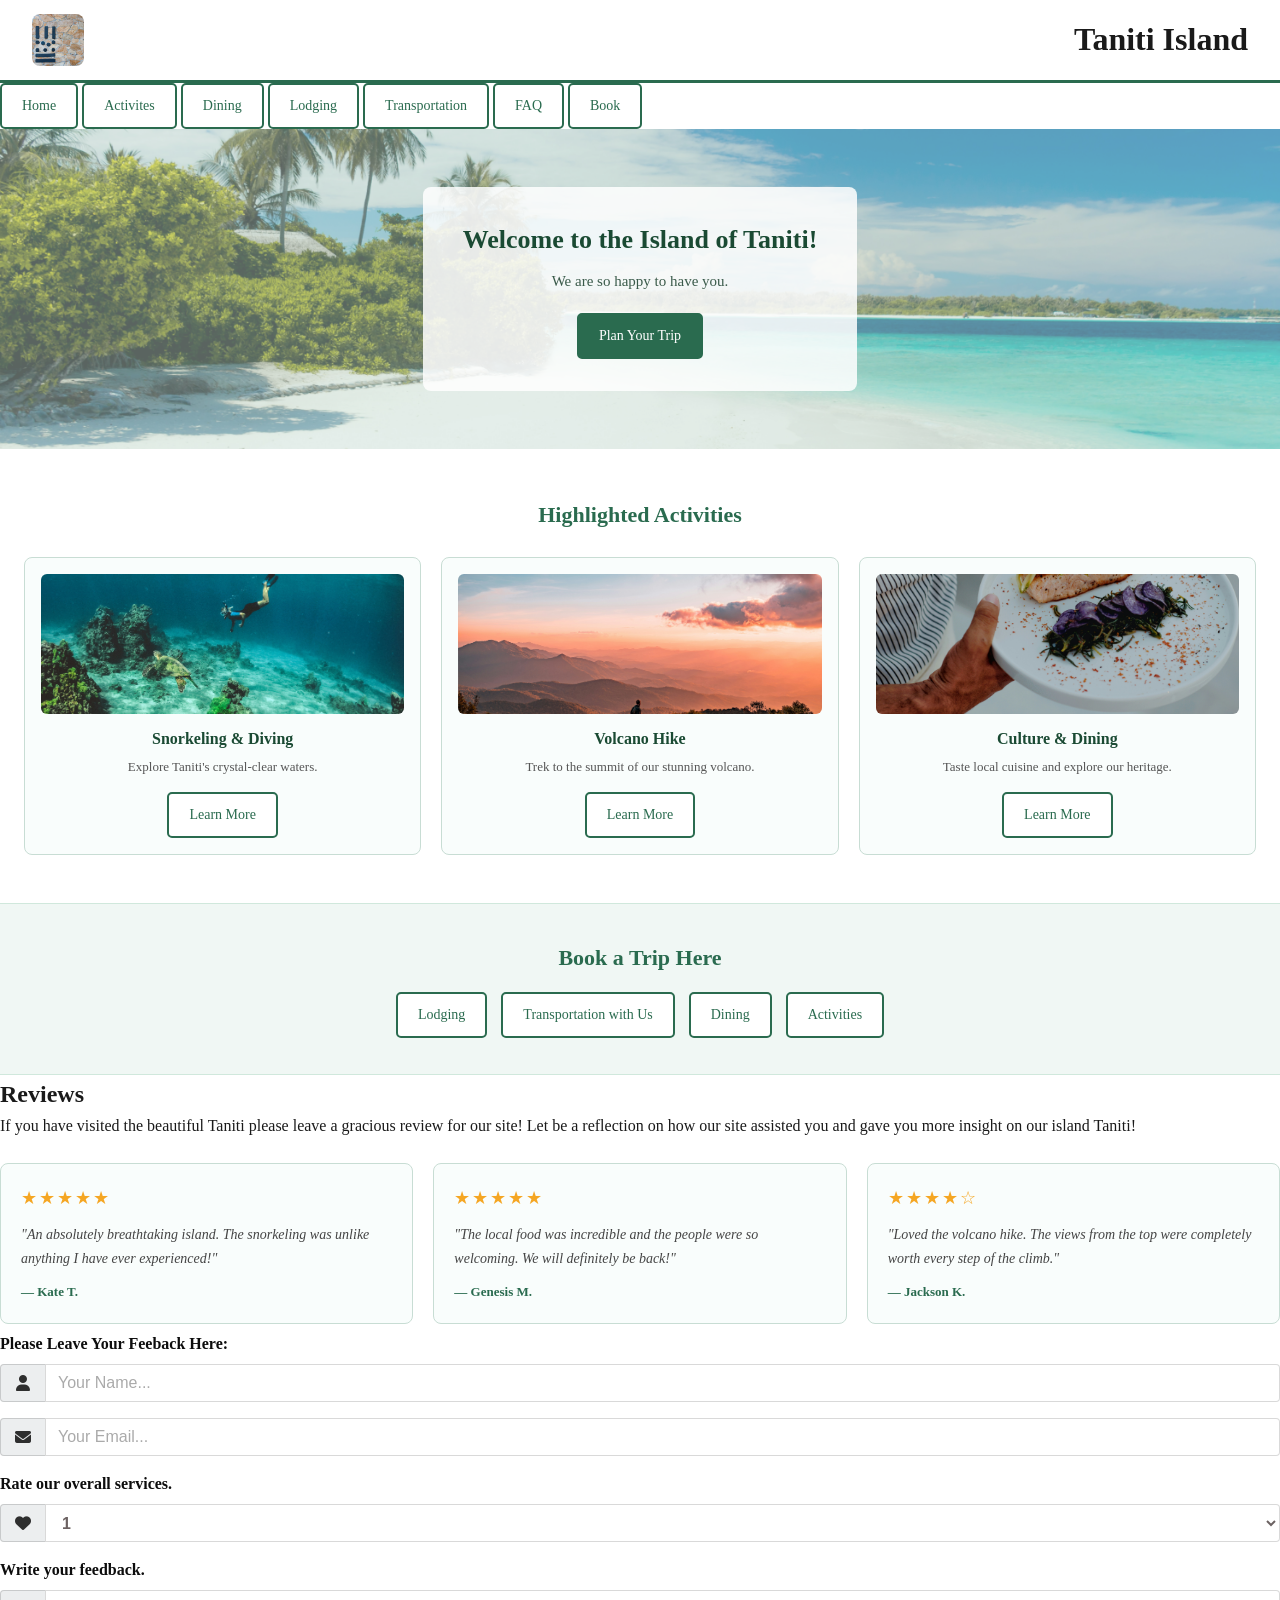
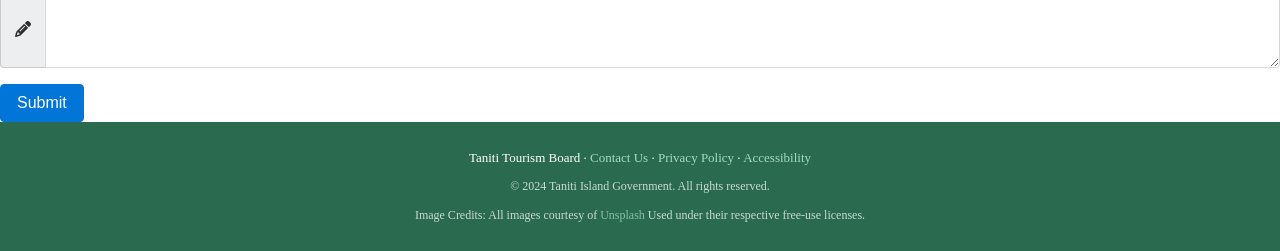
<file: index.html>
<!DOCTYPE html>
<html lang="en">
    <head>
        <meta charset="UTF-8">
        <meta name="viewport" content="width=device-width, initial-scale=1.0">
        <title>Home</title>
        <link rel="stylesheet" href="style.css">
        <link rel="stylesheet" href="https://cdnjs.cloudflare.com/ajax/libs/font-awesome/6.5.0/css/all.min.css"/>
    </head>
    <body>
        <header>
            <img src="tanitilogo.jpg" class="taniti-logo" alt="Taniti Island Logo">
            <h1>Taniti Island</h1>
        </header>
        <section>
            <nav>
                <a href="index.html" class="button">Home</a>
                <a href="Activities.html" class="button">Activites</a>
                <a href="Dining.html" class="button">Dining</a>
                <a href="Lodging.html" class="button">Lodging</a>
                <a href="Transportation.html" class="button">Transportation</a>
                <a href="FAQ.html" class="button">FAQ</a>
                <a href="Book.html" class="button">Book</a>
            </nav>
        </section>

        <main>
            <section class="hero">
                <div class="hero-overlay">
                    <h2 class="hero-heading">Welcome to the Island of Taniti!</h2>
                    <p class="hero-sub">We are so happy to have you.</p>
                    <a href="Book.html" class="button book-btn">Plan Your Trip</a>
                </div>
                <img src="tanitihero.jpg" class="hero-photo" alt="Photo of Island of Taniti" />
            </section>

            <section class="highlight-section">
                <h2 class="section-title">Highlighted Activities</h2>
                <div class="highlight-grid">
                    <div class="highlight-card">
                        <img src="snorkling.jpg" alt="Snorkeling" class="card-img" />
                        <h3>Snorkeling &amp; Diving</h3>
                        <p>Explore Taniti's crystal-clear waters.</p>
                        <a href="activities.html" class="button">Learn More</a>
                    </div>
                <div class="highlight-card">
                    <img src="volcano hike.jpg" alt="Volcano Hike" class="card-img" />
                    <h3>Volcano Hike</h3>
                    <p>Trek to the summit of our stunning volcano.</p>
                    <a href="activities.html" class="button">Learn More</a>
                </div>
                <div class="highlight-card">
                    <img src="dining.jpg" alt="Local Culture" class="card-img" />
                    <h3>Culture &amp; Dining</h3>
                    <p>Taste local cuisine and explore our heritage.</p>
                    <a href="activities.html" class="button">Learn More</a>
                </div>
                </div>
            </section>

            <section class="book-section">
                <h2 class="section-title">Book a Trip Here</h2>
                    <div class="book-links">
                        <a href="lodging.html" class="button">Lodging</a>
                        <a href="transportation.html" class="button">Transportation with Us</a>
                        <a href="dining.html" class="button">Dining</a>
                        <a href="activities.html" class="button">Activities</a>
                    </div>
            </section>

            <div class="reviews">
                <h2>Reviews</h2>
                <p>If you have visited the beautiful Taniti please leave a gracious review for our site! Let be a reflection on how our site assisted you and gave you more insight on our island Taniti!</p>
                <div class="reviews-grid">
                    <div class="review-card">
                        <div class="review-stars">&#9733;&#9733;&#9733;&#9733;&#9733;</div>
                        <p class="review-text">"An absolutely breathtaking island. The snorkeling was unlike anything I have ever experienced!"</p>
                        <p class="reviewer-name">— Kate T.</p>
                    </div>
                    <div class="review-card">
                        <div class="review-stars">&#9733;&#9733;&#9733;&#9733;&#9733;</div>
                        <p class="review-text">"The local food was incredible and the people were so welcoming. We will definitely be back!"</p>
                        <p class="reviewer-name">— Genesis M.</p>
                    </div>
                    <div class="review-card">
                        <div class="review-stars">&#9733;&#9733;&#9733;&#9733;&#9734;</div>
                        <p class="review-text">"Loved the volcano hike. The views from the top were completely worth every step of the climb."</p>
                        <p class="reviewer-name">— Jackson K.</p>
                    </div>
                </div>
            </div>
            
            <div>
                <form id="feedback" action="">
                    <div class="pinfo">Please Leave Your Feeback Here:</div>
  
                <div class="form-group">
                    <div class="col-md-4 inputGroupContainer">
                        <div class="input-group">
                        <span class="input-group-addon"><i class="fa fa-user"></i></span>
                        <input  name="name" placeholder="Your Name..." class="form-control"  type="text">
                        </div>
                    </div>
                </div>

                <div class="form-group">
                    <div class="col-md-4 inputGroupContainer">
                        <div class="input-group">
                            <span class="input-group-addon"><i class="fa fa-envelope"></i></span>
                            <input name="email" type="email" class="form-control" placeholder="Your Email...">
                        </div>
                    </div>
                </div>

                <div class="pinfo">Rate our overall services.</div>
  

                <div class="form-group">
                    <div class="col-md-4 inputGroupContainer">
                        <div class="input-group">
                            <span class="input-group-addon"><i class="fa fa-heart"></i></span>
                            <select class="form-control" id="rate">
                                <option value="1star">1</option>
                                <option value="2stars">2</option>
                                <option value="3stars">3</option>
                                <option value="4stars">4</option>
                                <option value="5stars">5</option>
                            </select>
                        </div>
                    </div>
                </div>

                <div class="pinfo">Write your feedback.</div>
  

                <div class="form-group">
                    <div class="col-md-4 inputGroupContainer">
                        <div class="input-group">
                            <span class="input-group-addon"><i class="fa fa-pencil"></i></span>
                            <textarea class="form-control" id="review" rows="3"></textarea>
 
                        </div>
                    </div>
                </div>

                 <button type="submit" class="btn btn-primary">Submit</button>


                </form>
                <div id="feedback-confirm" style="display:none; text-align:center; padding: 40px 20px;">
                    <i class="fa-solid fa-circle-check" style="font-size: 48px; color: #2a6b4f; margin-bottom: 16px;"></i>
                    <h2 style="color: #2a6b4f; margin-bottom: 10px;">Thank You for Your Feedback!</h2>
                    <p style="color: #555; font-size: 15px;">We appreciate you taking the time to share your experience on Taniti. Your review helps future visitors plan their perfect trip!</p>
                </div>
            </div>
        </div>

        <footer class="site-footer">
            <p>
                Taniti Tourism Board &middot;
            <a href="contact.html">Contact Us</a> &middot;
            <a href="privacy.html">Privacy Policy</a> &middot;
            <a href="accessibility.html">Accessibility</a>
            </p>
            <p class="footer-copy">&copy; 2024 Taniti Island Government. All rights reserved.</p>
            <p class="footer-copy" style="margin-top: 8px;">
        Image Credits: All images courtesy of 
        <a href="https://www.unsplash.com" target="_blank">Unsplash</a>  
        Used under their respective free-use licenses.
    </p>
        </footer>

        <script>
            function filterSection(category, btn) {
                document.querySelectorAll('.filter-btn').forEach(b => b.classList.remove('active'));
                btn.classList.add('active');
 
                document.querySelectorAll('.highlight-section').forEach(section => {
                    if (category === 'all' || section.id === category) {
                        section.style.display = 'block';
                    } else {
                        section.style.display = 'none';
                    }
                });
            }
        </script>
        <script>
            document.getElementById('feedback').addEventListener('submit', function(e) {
                e.preventDefault();
                this.style.display = 'none';
                document.getElementById('feedback-confirm').style.display = 'block';
            });
        </script>
    </body>
</html>
</file>
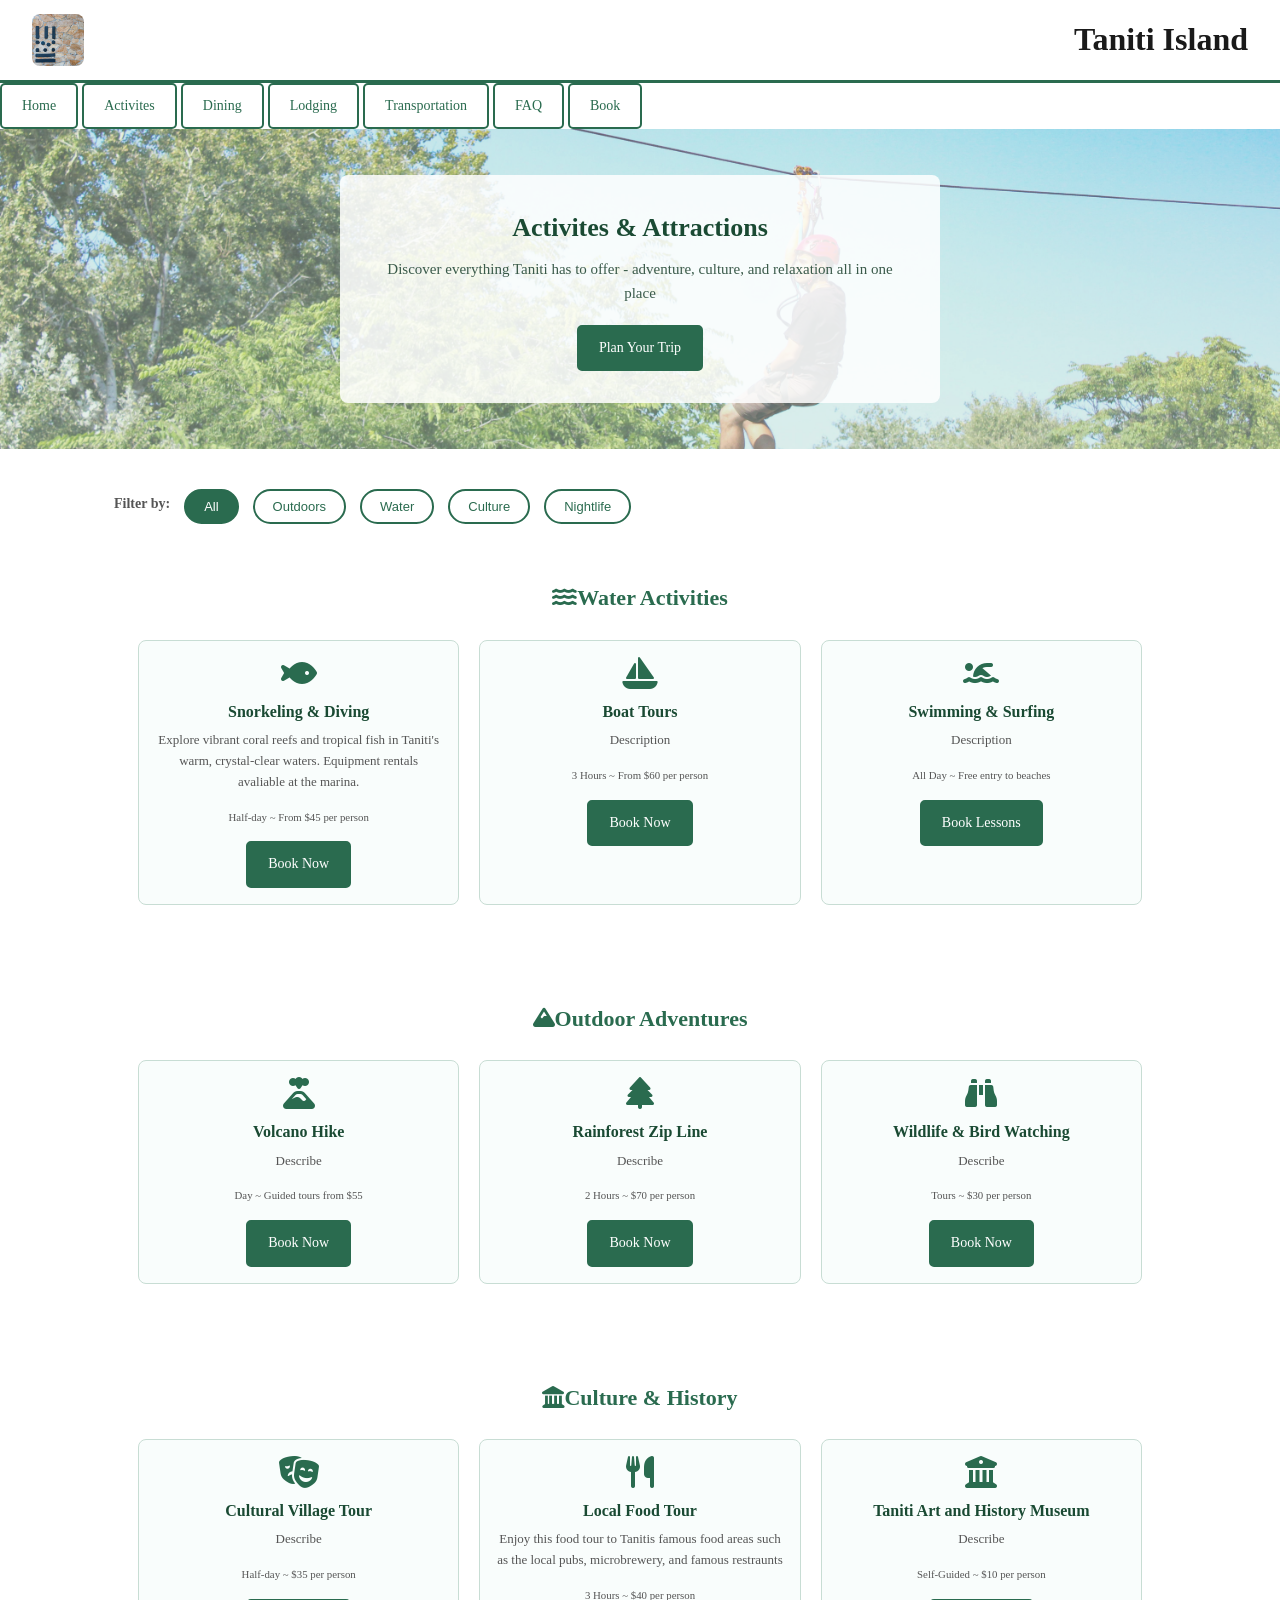
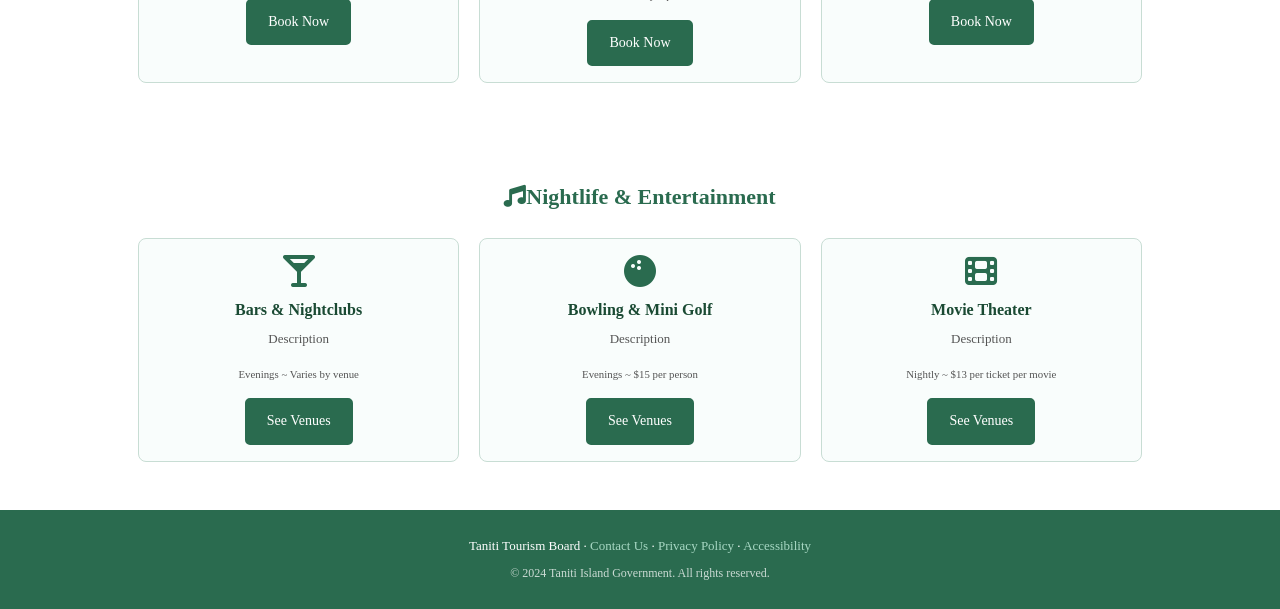
<file: Activities.html>
<!DOCTYPE html>
<html lang="en">
    <head>
        <meta charset="UTF-8">
        <meta name="viewport" content="width=device-width, initial-scale=1.0">
        <title>Home</title>
        <link rel="stylesheet" href="style.css">
        <link rel="stylesheet" href="https://cdnjs.cloudflare.com/ajax/libs/font-awesome/6.5.0/css/all.min.css"/>
    </head>
    <body>
        <header>
            <img src="tanitilogo.jpg" class="taniti-logo" alt="Taniti Island Logo">
            <h1>Taniti Island</h1>
        </header>
        <section>
            <nav>
                <a href="index.html" class="button">Home</a>
                <a href="Activities.html" class="button">Activites</a>
                <a href="Dining.html" class="button">Dining</a>               
                <a href="Lodging.html" class="button">Lodging</a>
                <a href="Transportation.html" class="button">Transportation</a>
                <a href="FAQ.html" class="button">FAQ</a>
                <a href="Book.html" class="button">Book</a>
            </nav>
        </section>

        <!--<section class="page-hero">
            <h2 class="page-hero-title">Activities &amp; Attractions</h2>
            <img src="tanitihero.jpg" class="hero-photo" alt="Photo of Island of Taniti" />
            <p class="page-hero-sub">Discover everything Taniti has to offer - adventure, culture, and relaxation all in one place.</p>
        </section>-->
        <section class="hero">
                <div class="hero-overlay">
                    <h2 class="hero-heading">Activites &amp; Attractions</h2>
                    <p class="hero-sub">Discover everything Taniti has to offer - adventure, culture, and relaxation all in one place</p>
                    <a href="Book.html" class="button book-btn">Plan Your Trip</a>
                </div>
                <img src="zip line.jpg" class="hero-photo" alt="Photo of Zipline on Island of Taniti" />
        </section>

        <main class="container">

            <div class="book-links" style="padding: 24px 0 8px; justify-content: flex-start;">
                <span style="font-size: 14px; color: #555; font-weight: bold; line-height: 2.2;">Filter by:</span>
                <button class="filter-btn active" onclick="filterSection('all', this)">All</button>
                <button class="filter-btn" onclick="filterSection('outdoors', this)">Outdoors</button>
                <button class="filter-btn" onclick="filterSection('water', this)">Water</button>
                <button class="filter-btn" onclick="filterSection('culture', this)">Culture</button>
                <button class="filter-btn" onclick="filterSection('nightlife', this)">Nightlife</button>
            </div>

            <section class="highlight-section" id="water">
                <h2 class="section-title">
                    <i class="fa fa-water"></i>Water Activities
                </h2>
                <div class="highlight-grid">
                    <div class="highlight-card" data-category="water">
                        <i class="fa-solid fa-fish fa-2x" style="color: #2a6b4f; margin-bottom: 10px;"></i>
                        <h3>Snorkeling &amp; Diving</h3>
                        <p>Explore vibrant coral reefs and tropical fish in Taniti's warm, crystal-clear waters. Equipment rentals avaliable at the marina.</p>
                        <p><small>Half-day  ~  From $45 per person</small></p>
                        <a href="book.html" class="button book-btn">Book Now</a>
                    </div>

                    <div class="highlight-card" data-category="water">
                        <i class="fa-solid fa-sailboat fa-2x" style="color: #2a6b4f; margin-bottom: 10px;"></i>
                        <h3>Boat Tours</h3>
                        <p>Description</p>
                        <p><small>3 Hours  ~  From $60 per person</small></p>
                        <a href="book.html" class="button book-btn">Book Now</a>
                    </div>

                    <div class="highlight-card" data-category="water">
                        <i class="fa-solid fa-person-swimming fa-2x" style="color: #2a6b4f; margin-bottom: 10px;"></i>
                        <h3>Swimming &amp; Surfing</h3>
                        <p>Description</p>
                        <p><small>All Day  ~  Free entry to beaches</small></p>
                        <a href="book.html" class="button book-btn">Book Lessons</a>
                    </div>

                </div>
            </section>

            <section class="highlight-section" id="outdoors">
                <h2 class="section-title">
                    <i class="fa-solid fa-mountain"></i>Outdoor Adventures
                </h2>
                <div class="highlight-grid">

                    <div class="highlight-card" data-category="outdoors">
                        <i class="fa-solid fa-volcano fa-2x" style="color: #2a6b4f; margin-bottom: 10px;"></i>
                        <h3>Volcano Hike</h3>
                        <p>Describe</p>
                        <p><small> Day  ~  Guided tours from $55</small></p>
                        <a href="book.html" class="button book-btn">Book Now</a>
                    </div>

                    <div class="highlight-card" data-category="outdoors">
                        <i class="fa-solid fa-tree fa-2x" style="color: #2a6b4f; margin-bottom: 10px;"></i>
                        <h3>Rainforest Zip Line</h3>
                        <p>Describe</p>
                        <p><small>2 Hours  ~  $70 per person</small></p>
                        <a href="book.html" class="button book-btn">Book Now</a>
                    </div>

                    <div class="highlight-card" data-category="outdoors">
                        <i class="fa-solid fa-binoculars fa-2x" style="color: #2a6b4f; margin-bottom: 10px;"></i>
                        <h3>Wildlife &amp; Bird Watching</h3>
                        <p>Describe</p>
                        <p><small>Tours  ~  $30 per person</small></p>
                        <a href="book.html" class="button book-btn">Book Now</a>
                    </div>

                </div>
            </section>

            <section class="highlight-section" id="culture">
                <h2 class="section-title">
                    <i class="fa-solid fa-landmark"></i>Culture &amp; History
                </h2>
                <div class="highlight-grid">

                    <div class="highlight-card" data-category="culture">
                        <i class="fa-solid fa-masks-theater fa-2x" style="color: #2a6b4f; margin-bottom: 10px;"></i>
                        <h3>Cultural Village Tour</h3>
                        <p>Describe</p>
                        <p><small>Half-day  ~  $35 per person</small></p>
                        <a href="book.html" class="button book-btn">Book Now</a>
                    </div>

                    <div class="highlight-card" data-category="culture">
                        <i class="fa-solid fa-utensils fa-2x" style="color: #2a6b4f; margin-bottom: 10px;"></i>
                        <h3>Local Food Tour</h3>
                        <p>Enjoy this food tour to Tanitis famous food areas such as the local pubs, microbrewery, and famous restraunts</p>
                        <p><small>3 Hours  ~  $40 per person</small></p>
                        <a href="book.html" class="button book-btn">Book Now</a>
                    </div>

                    <div class="highlight-card" data-category="culture">
                        <i class="fa-solid fa-building-columns fa-2x" style="color: #2a6b4f; margin-bottom: 10px;"></i>
                        <h3>Taniti Art and History Museum</h3>
                        <p>Describe</p>
                        <p><small>Self-Guided ~  $10 per person</small></p>
                        <a href="book.html" class="button book-btn">Book Now</a>
                    </div>
                </div>
            </section>

            <section class="highlight-section" id="nightlife">
                <h2 class="section-title">
                    <i class="fa-solid fa-music"></i>Nightlife &amp; Entertainment
                </h2>
                <div class="highlight-grid">

                    <div class="highlight-card" data-category="nightlife">
                        <i class="fa-solid fa-martini-glass fa-2x" style="color: #2a6b4f; margin-bottom: 10px;"></i>
                        <h3>Bars &amp; Nightclubs</h3>
                        <p>Description</p>
                        <p><small>Evenings  ~  Varies by venue</small></p>
                        <a href="" class="button book-btn">See Venues</a>
                    </div>


                    <div class="highlight-card" data-category="nightlife">
                        <i class="fa-solid fa-bowling-ball fa-2x" style="color: #2a6b4f; margin-bottom: 10px;"></i>
                        <h3>Bowling &amp; Mini Golf</h3>
                        <p>Description</p>
                        <p><small>Evenings  ~  $15 per person</small></p>
                        <a href="book.html" class="button book-btn">See Venues</a>
                    </div>


                    <div class="highlight-card" data-category="nightlife">
                        <i class="fa-solid fa-film fa-2x" style="color: #2a6b4f; margin-bottom: 10px;"></i>
                        <h3>Movie Theater</h3>
                        <p>Description</p>
                        <p><small>Nightly  ~  $13 per ticket per movie</small></p>
                        <a href="book.html" class="button book-btn">See Venues</a>
                    </div>

                </div>    
            </section>

        </main>


        <footer class="site-footer">
            <p>
                Taniti Tourism Board &middot;
            <a href="contact.html">Contact Us</a> &middot;
            <a href="privacy.html">Privacy Policy</a> &middot;
            <a href="accessibility.html">Accessibility</a>
            </p>
            <p class="footer-copy">&copy; 2024 Taniti Island Government. All rights reserved.</p>
        </footer>

        <script>
            function filterSection(category, btn) {
                document.querySelectorAll('.filter-btn').forEach(b => b.classList.remove('active'));
                btn.classList.add('active');
 
                document.querySelectorAll('.highlight-section').forEach(section => {
                    if (category === 'all' || section.id === category) {
                        section.style.display = 'block';
                    } else {
                        section.style.display = 'none';
                    }
                });
            }
        </script>
    </body>
</html>
</file>
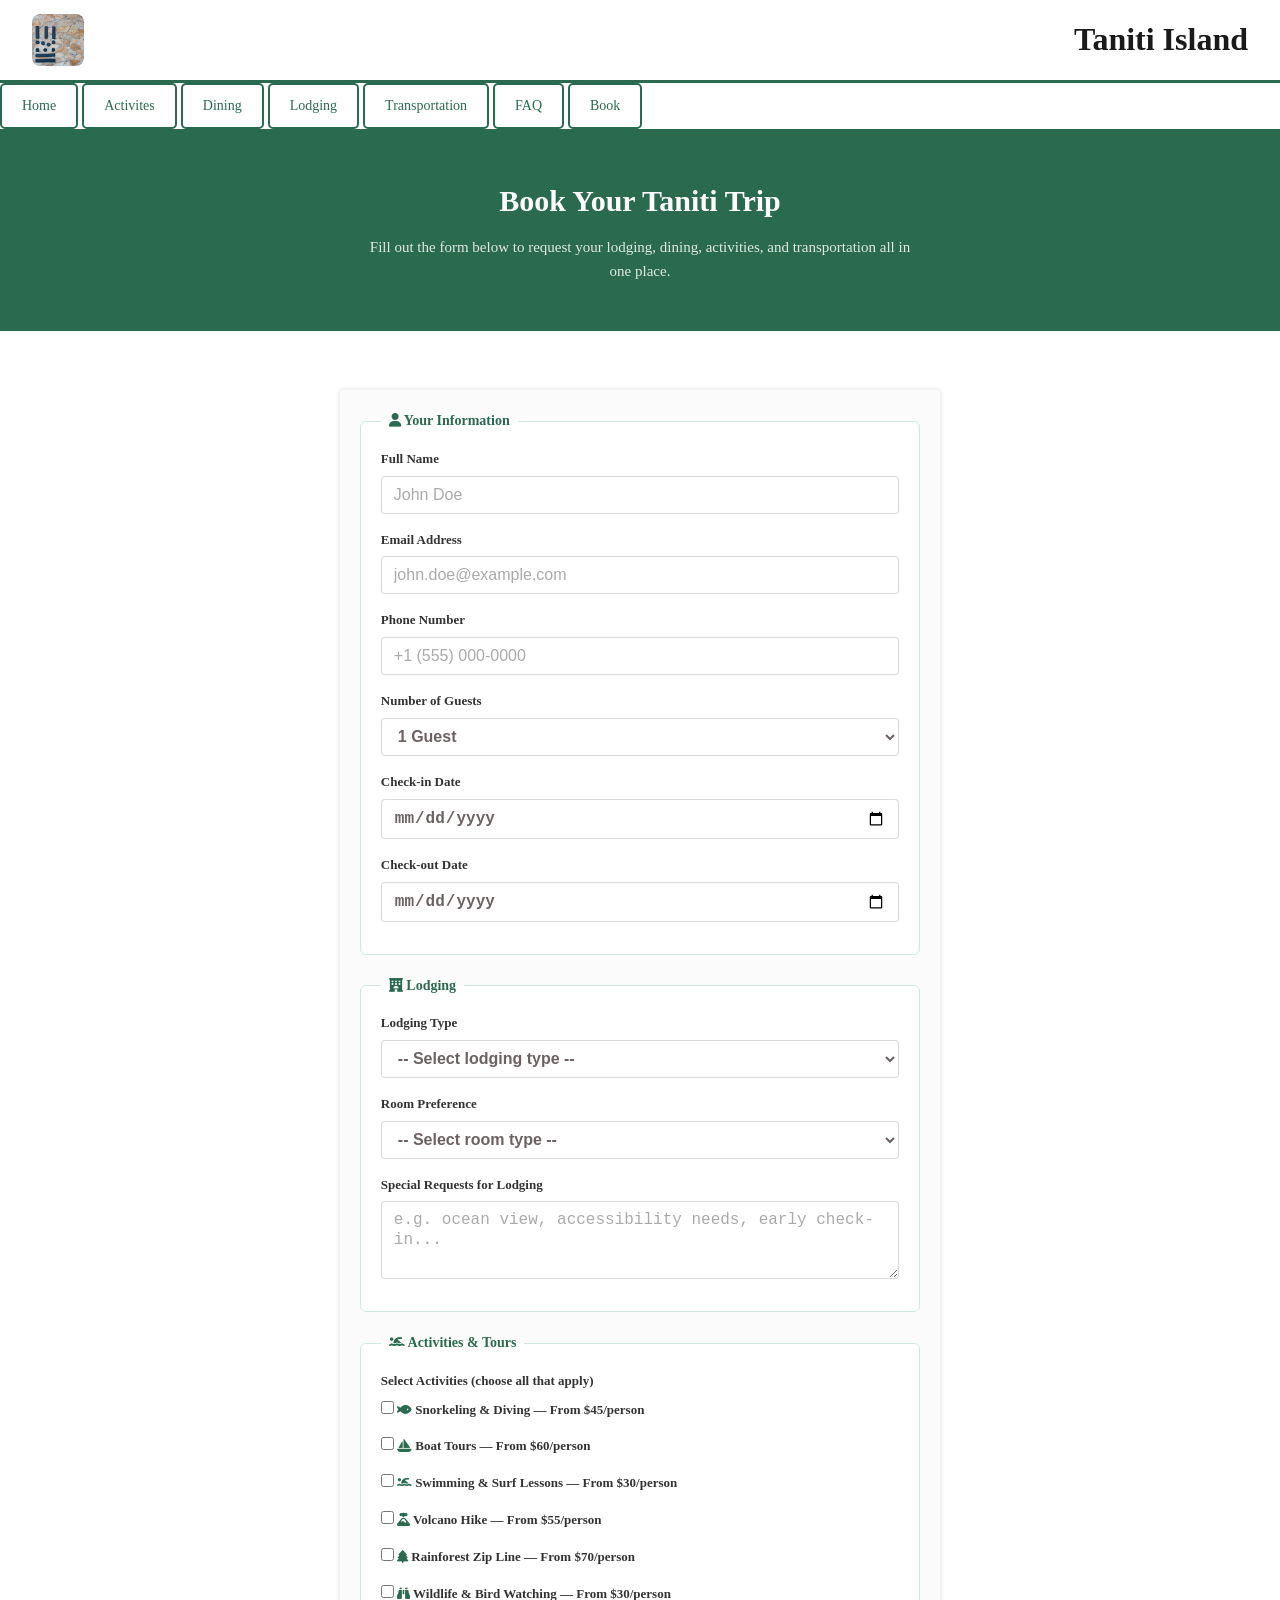
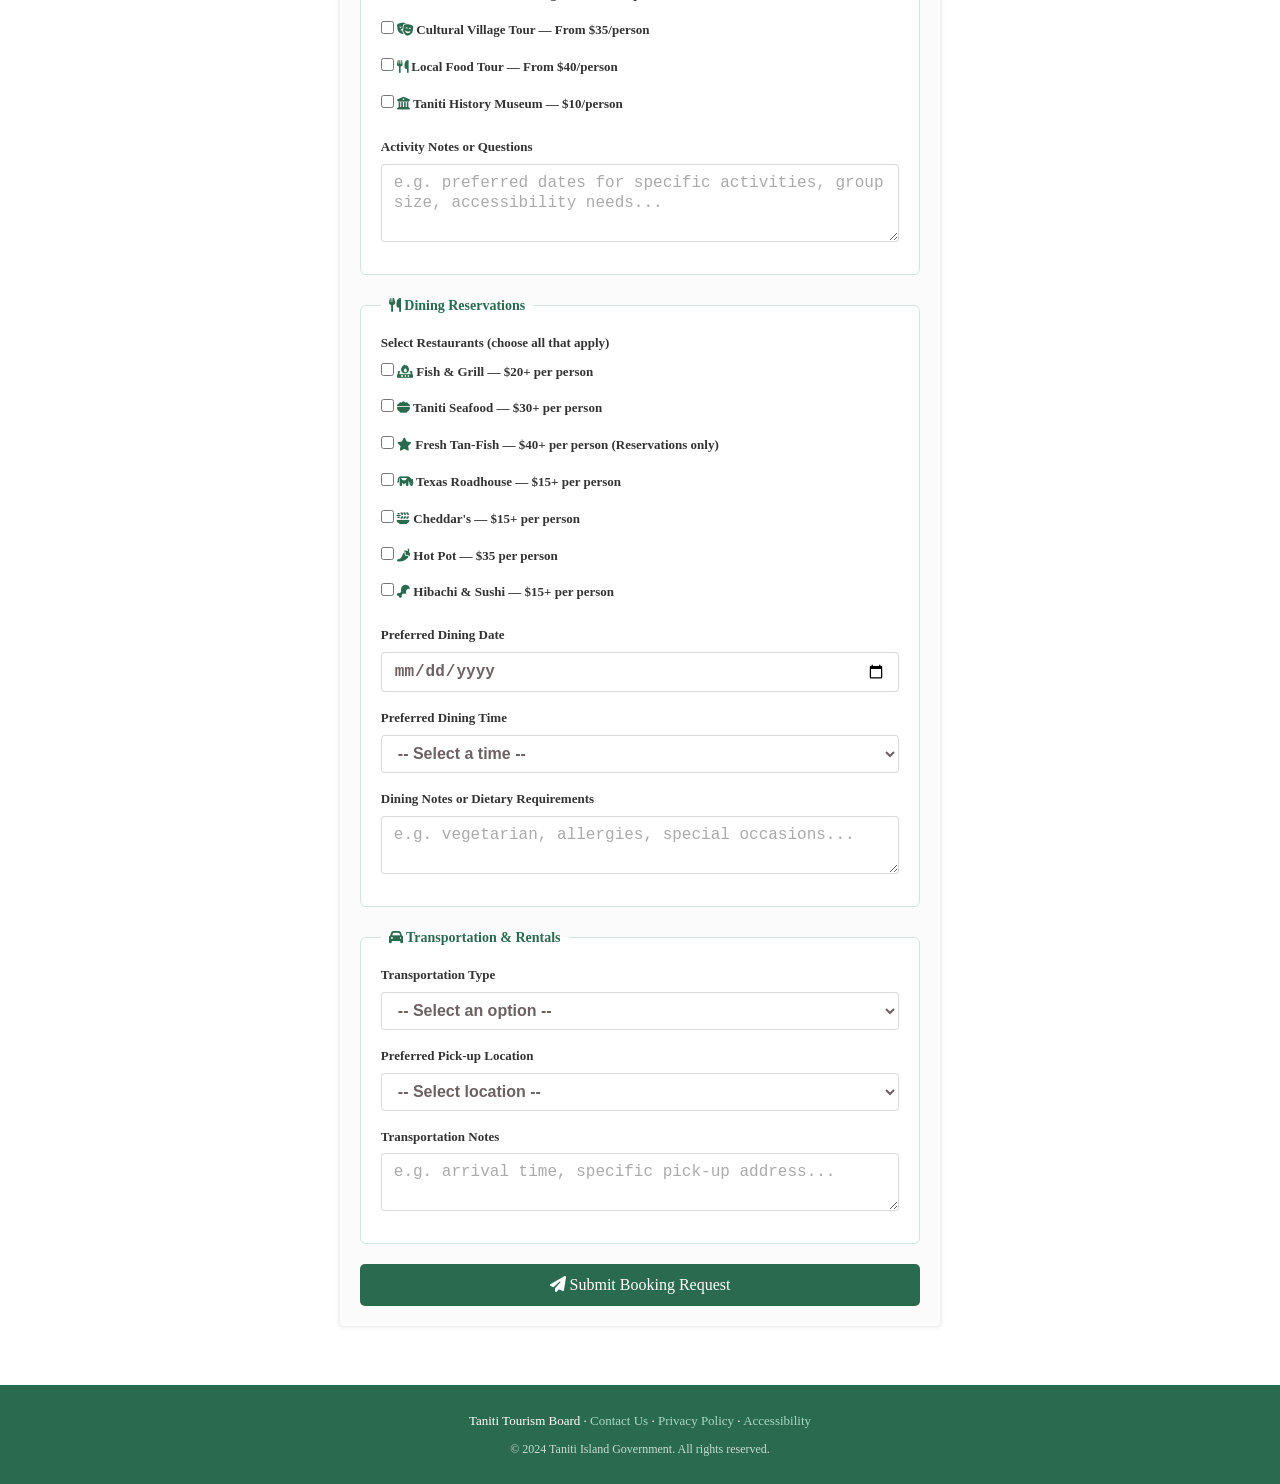
<file: Book.html>
<!DOCTYPE html>
<html lang="en">
    <head>
        <meta charset="UTF-8">
        <meta name="viewport" content="width=device-width, initial-scale=1.0">
        <title>Home</title>
        <link rel="stylesheet" href="style.css">
        <link rel="stylesheet" href="https://cdnjs.cloudflare.com/ajax/libs/font-awesome/6.5.0/css/all.min.css"/>
    </head>
    <body>
        <header>
            <img src="tanitilogo.jpg" class="taniti-logo" alt="Taniti Island Logo">
            <h1>Taniti Island</h1>
        </header>
        <section>
            <nav>
                <a href="Home.html" class="button">Home</a>
                <a href="Activities.html" class="button">Activites</a>
                <a href="Dining.html" class="button">Dining</a>
                <a href="Lodging.html" class="button">Lodging</a>
                <a href="Transportation.html" class="button">Transportation</a>
                <a href="FAQ.html" class="button">FAQ</a>
                <a href="Book.html" class="button">Book</a>
            </nav>
        </section>

 
        <section class="page-hero">
            <h2 class="page-hero-title">Book Your Taniti Trip</h2>
            <p class="page-hero-sub">Fill out the form below to request your lodging, dining, activities, and transportation all in one place.</p>
        </section>
 
        <main class="container">
            <section class="highlight-section">
 
                <form id="booking-form" class="feedback-form" action="" method="post" novalidate>
 
                    <!-- PERSONAL INFO -->
                    <fieldset class="form-fieldset">
                        <legend class="form-legend">
                            <i class="fa fa-user" style="color: #2a6b4f;"></i> Your Information
                        </legend>
 
                        <div class="form-group">
                            <label for="full-name">Full Name</label>
                            <input id="full-name" name="full-name" type="text" class="form-control" placeholder="John Doe" required />
                        </div>
 
                        <div class="form-group">
                            <label for="email">Email Address</label>
                            <input id="email" name="email" type="email" class="form-control" placeholder="john.doe@example.com" required />
                        </div>
 
                        <div class="form-group">
                            <label for="phone">Phone Number</label>
                            <input id="phone" name="phone" type="tel" class="form-control" placeholder="+1 (555) 000-0000" />
                        </div>
 
                        <div class="form-group">
                            <label for="guests">Number of Guests</label>
                            <select id="guests" name="guests" class="form-control">
                                <option value="1">1 Guest</option>
                                <option value="2">2 Guests</option>
                                <option value="3">3 Guests</option>
                                <option value="4">4 Guests</option>
                                <option value="5+">5 or more Guests</option>
                            </select>
                        </div>
 
                        <div class="form-group">
                            <label for="checkin">Check-in Date</label>
                            <input id="checkin" name="checkin" type="date" class="form-control" required />
                        </div>
 
                        <div class="form-group">
                            <label for="checkout">Check-out Date</label>
                            <input id="checkout" name="checkout" type="date" class="form-control" required />
                        </div>
 
                    </fieldset>
 
                    <!-- LODGING -->
                    <fieldset class="form-fieldset">
                        <legend class="form-legend">
                            <i class="fa fa-hotel" style="color: #2a6b4f;"></i> Lodging
                        </legend>
 
                        <div class="form-group">
                            <label for="lodging-type">Lodging Type</label>
                            <select id="lodging-type" name="lodging-type" class="form-control">
                                <option value="">-- Select lodging type --</option>
                                <option value="beach-resort">Taniti Beach Resort</option>
                                <option value="city-hotel">Taniti City Hotel</option>
                                <option value="lagoon-resort">Lagoon View Resort</option>
                                <option value="bnb-morning">Island Morning B&amp;B</option>
                                <option value="bnb-rainforest">Rainforest Retreat B&amp;B</option>
                                <option value="bnb-sunrise">Sunrise Cove B&amp;B</option>
                                <option value="hostel">Taniti Backpackers Hostel</option>
                                <option value="camping">Island Camping Grounds</option>
                                <option value="guesthouse">Local Guesthouse</option>
                            </select>
                        </div>
 
                        <div class="form-group">
                            <label for="room-type">Room Preference</label>
                            <select id="room-type" name="room-type" class="form-control">
                                <option value="">-- Select room type --</option>
                                <option value="single">Single</option>
                                <option value="double">Double</option>
                                <option value="family">Family Suite</option>
                                <option value="dorm">Dorm Bed</option>
                            </select>
                        </div>
 
                        <div class="form-group">
                            <label for="lodging-notes">Special Requests for Lodging</label>
                            <textarea id="lodging-notes" name="lodging-notes" class="form-control" rows="3" placeholder="e.g. ocean view, accessibility needs, early check-in..."></textarea>
                        </div>
 
                    </fieldset>
 
                    <!-- ACTIVITIES -->
                    <fieldset class="form-fieldset">
                        <legend class="form-legend">
                            <i class="fa fa-person-swimming" style="color: #2a6b4f;"></i> Activities &amp; Tours
                        </legend>
 
                        <div class="form-group">
                            <label>Select Activities (choose all that apply)</label>
 
                            <div style="display: flex; flex-direction: column; gap: 10px; margin-top: 8px;">
 
                                <label class="activity-check">
                                    <input type="checkbox" name="activity" value="snorkeling" />
                                    <i class="fa fa-fish" style="color: #2a6b4f;"></i>
                                    Snorkeling &amp; Diving — From $45/person
                                </label>
 
                                <label class="activity-check">
                                    <input type="checkbox" name="activity" value="boat-tour" />
                                    <i class="fa fa-sailboat" style="color: #2a6b4f;"></i>
                                    Boat Tours — From $60/person
                                </label>
 
                                <label class="activity-check">
                                    <input type="checkbox" name="activity" value="surfing" />
                                    <i class="fa fa-person-swimming" style="color: #2a6b4f;"></i>
                                    Swimming &amp; Surf Lessons — From $30/person
                                </label>
 
                                <label class="activity-check">
                                    <input type="checkbox" name="activity" value="volcano" />
                                    <i class="fa fa-volcano" style="color: #2a6b4f;"></i>
                                    Volcano Hike — From $55/person
                                </label>
 
                                <label class="activity-check">
                                    <input type="checkbox" name="activity" value="zipline" />
                                    <i class="fa fa-tree" style="color: #2a6b4f;"></i>
                                    Rainforest Zip Line — From $70/person
                                </label>
 
                                <label class="activity-check">
                                    <input type="checkbox" name="activity" value="wildlife" />
                                    <i class="fa fa-binoculars" style="color: #2a6b4f;"></i>
                                    Wildlife &amp; Bird Watching — From $30/person
                                </label>
 
                                <label class="activity-check">
                                    <input type="checkbox" name="activity" value="village-tour" />
                                    <i class="fa fa-masks-theater" style="color: #2a6b4f;"></i>
                                    Cultural Village Tour — From $35/person
                                </label>
 
                                <label class="activity-check">
                                    <input type="checkbox" name="activity" value="food-tour" />
                                    <i class="fa fa-utensils" style="color: #2a6b4f;"></i>
                                    Local Food Tour — From $40/person
                                </label>
 
                                <label class="activity-check">
                                    <input type="checkbox" name="activity" value="museum" />
                                    <i class="fa fa-building-columns" style="color: #2a6b4f;"></i>
                                    Taniti History Museum — $10/person
                                </label>
 
                            </div>
                        </div>
 
                        <div class="form-group" style="margin-top: 16px;">
                            <label for="activity-notes">Activity Notes or Questions</label>
                            <textarea id="activity-notes" name="activity-notes" class="form-control" rows="3" placeholder="e.g. preferred dates for specific activities, group size, accessibility needs..."></textarea>
                        </div>
 
                    </fieldset>
 
                    <!-- DINING -->
                    <fieldset class="form-fieldset">
                        <legend class="form-legend">
                            <i class="fa fa-utensils" style="color: #2a6b4f;"></i> Dining Reservations
                        </legend>
 
                        <div class="form-group">
                            <label>Select Restaurants (choose all that apply)</label>
 
                            <div style="display: flex; flex-direction: column; gap: 10px; margin-top: 8px;">
 
                                <label class="activity-check">
                                    <input type="checkbox" name="dining" value="fish-grill" />
                                    <i class="fa fa-fire-burner" style="color: #2a6b4f;"></i>
                                    Fish &amp; Grill — $20+ per person
                                </label>
 
                                <label class="activity-check">
                                    <input type="checkbox" name="dining" value="taniti-seafood" />
                                    <i class="fa fa-bowl-food" style="color: #2a6b4f;"></i>
                                    Taniti Seafood — $30+ per person
                                </label>
 
                                <label class="activity-check">
                                    <input type="checkbox" name="dining" value="fresh-tan-fish" />
                                    <i class="fa fa-star" style="color: #2a6b4f;"></i>
                                    Fresh Tan-Fish — $40+ per person (Reservations only)
                                </label>
 
                                <label class="activity-check">
                                    <input type="checkbox" name="dining" value="texas-roadhouse" />
                                    <i class="fa fa-cow" style="color: #2a6b4f;"></i>
                                    Texas Roadhouse — $15+ per person
                                </label>
 
                                <label class="activity-check">
                                    <input type="checkbox" name="dining" value="cheddars" />
                                    <i class="fa fa-plate-wheat" style="color: #2a6b4f;"></i>
                                    Cheddar's — $15+ per person
                                </label>
 
                                <label class="activity-check">
                                    <input type="checkbox" name="dining" value="hot-pot" />
                                    <i class="fa fa-pepper-hot" style="color: #2a6b4f;"></i>
                                    Hot Pot — $35 per person
                                </label>
 
                                <label class="activity-check">
                                    <input type="checkbox" name="dining" value="hibachi-sushi" />
                                    <i class="fa fa-drumstick-bite" style="color: #2a6b4f;"></i>
                                    Hibachi &amp; Sushi — $15+ per person
                                </label>
 
                            </div>
                        </div>
 
                        <div class="form-group" style="margin-top: 16px;">
                            <label for="dining-date">Preferred Dining Date</label>
                            <input id="dining-date" name="dining-date" type="date" class="form-control" />
                        </div>
 
                        <div class="form-group">
                            <label for="dining-time">Preferred Dining Time</label>
                            <select id="dining-time" name="dining-time" class="form-control">
                                <option value="">-- Select a time --</option>
                                <option value="lunch">Lunch (11am – 2pm)</option>
                                <option value="early-dinner">Early Dinner (5pm – 7pm)</option>
                                <option value="dinner">Dinner (7pm – 9pm)</option>
                            </select>
                        </div>
 
                        <div class="form-group">
                            <label for="dining-notes">Dining Notes or Dietary Requirements</label>
                            <textarea id="dining-notes" name="dining-notes" class="form-control" rows="2" placeholder="e.g. vegetarian, allergies, special occasions..."></textarea>
                        </div>
 
                    </fieldset>
 
                    <!-- TRANSPORTATION -->
                    <fieldset class="form-fieldset">
                        <legend class="form-legend">
                            <i class="fa fa-car" style="color: #2a6b4f;"></i> Transportation &amp; Rentals
                        </legend>
 
                        <div class="form-group">
                            <label for="transport-type">Transportation Type</label>
                            <select id="transport-type" name="transport-type" class="form-control">
                                <option value="">-- Select an option --</option>
                                <option value="car">Car Rental — From $45/day</option>
                                <option value="scooter">Scooter Rental — From $25/day</option>
                                <option value="bicycle">Bicycle Rental — From $15/day</option>
                                <option value="taxi">Taxi Service</option>
                                <option value="none">No transportation needed</option>
                            </select>
                        </div>
 
                        <div class="form-group">
                            <label for="pickup">Preferred Pick-up Location</label>
                            <select id="pickup" name="pickup" class="form-control">
                                <option value="">-- Select location --</option>
                                <option value="airport">Taniti Airport</option>
                                <option value="harbor">Taniti Harbor</option>
                                <option value="city">Taniti City Center</option>
                                <option value="hotel">My Lodging Address</option>
                            </select>
                        </div>
 
                        <div class="form-group">
                            <label for="transport-notes">Transportation Notes</label>
                            <textarea id="transport-notes" name="transport-notes" class="form-control" rows="2" placeholder="e.g. arrival time, specific pick-up address..."></textarea>
                        </div>
 
                    </fieldset>
 
                    <!-- SUBMIT -->
                    <button type="submit" class="button book-btn submit-btn">
                        <i class="fa fa-paper-plane"></i> Submit Booking Request
                    </button>
 
                </form>

                <div id="booking-confirm" style="display:none; text-align:center; padding: 40px 20px;">
                    <i class="fa-solid fa-circle-check" style="font-size: 48px; color: #2a6b4f; margin-bottom: 16px;"></i>
                    <h2 style="color: #2a6b4f; margin-bottom: 10px;">Booking Request Received!</h2>
                    <p style="color: #555; font-size: 15px;">Thank you for choosing Taniti! We have received your booking request and will be in touch within 24 hours to confirm your arrangements.</p>
                    <p style="color: #555; font-size: 14px; margin-top: 10px;">In the meantime feel free to explore our <a href="Activities.html" style="color: #2a6b4f;">Activities</a> and <a href="FAQ.html" style="color: #2a6b4f;">FAQ</a> pages.</p>
                </div>
 
            </section>
        </main>

        <footer class="site-footer">
            <p>
                Taniti Tourism Board &middot;
            <a href="contact.html">Contact Us</a> &middot;
            <a href="privacy.html">Privacy Policy</a> &middot;
            <a href="accessibility.html">Accessibility</a>
            </p>
            <p class="footer-copy">&copy; 2024 Taniti Island Government. All rights reserved.</p>
        </footer>

        <script>
            function filterSection(category, btn) {
                document.querySelectorAll('.filter-btn').forEach(b => b.classList.remove('active'));
                btn.classList.add('active');
 
                document.querySelectorAll('.highlight-section').forEach(section => {
                    if (category === 'all' || section.id === category) {
                        section.style.display = 'block';
                    } else {
                        section.style.display = 'none';
                    }
                });
            }
        </script>

        <script>
            document.getElementById('booking-form').addEventListener('submit', function(e) {
                e.preventDefault();
                this.style.display = 'none';
                document.getElementById('booking-confirm').style.display = 'block';
            });
        </script>
    </body>
</html>
</file>
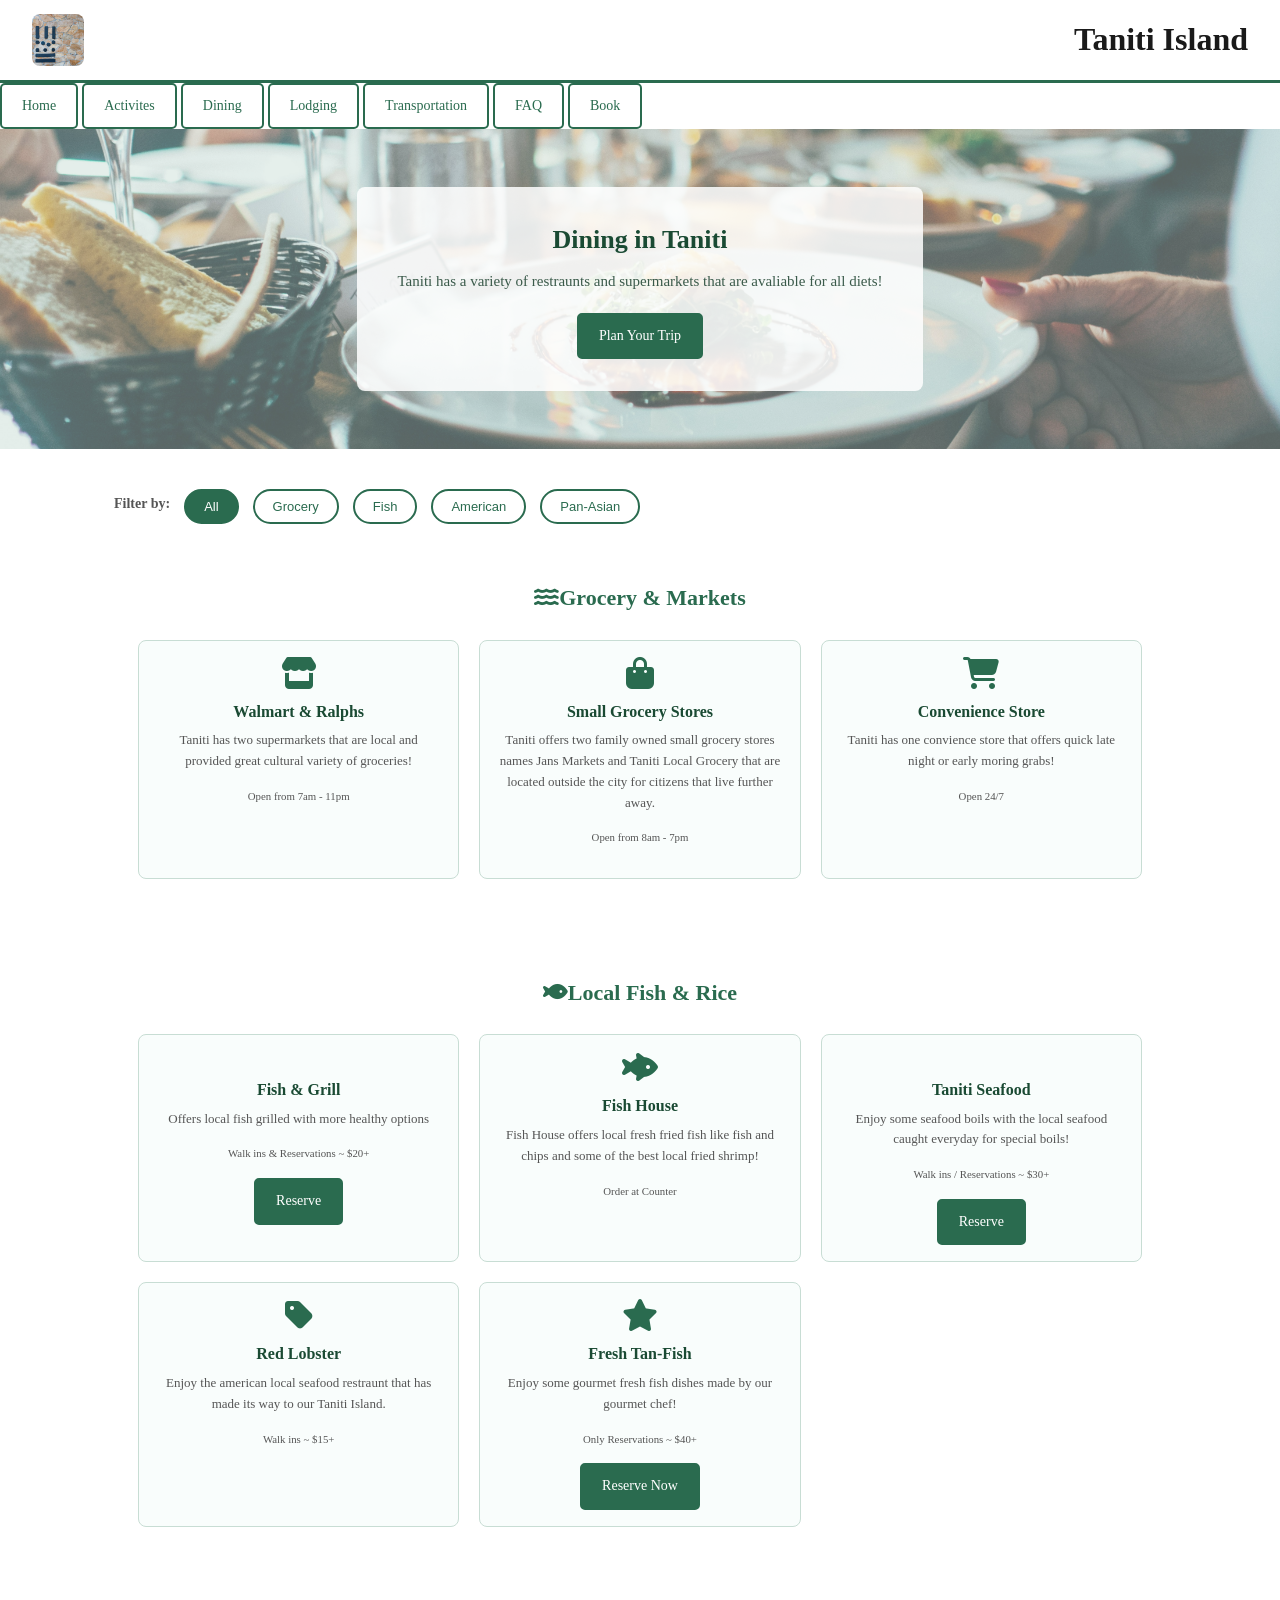
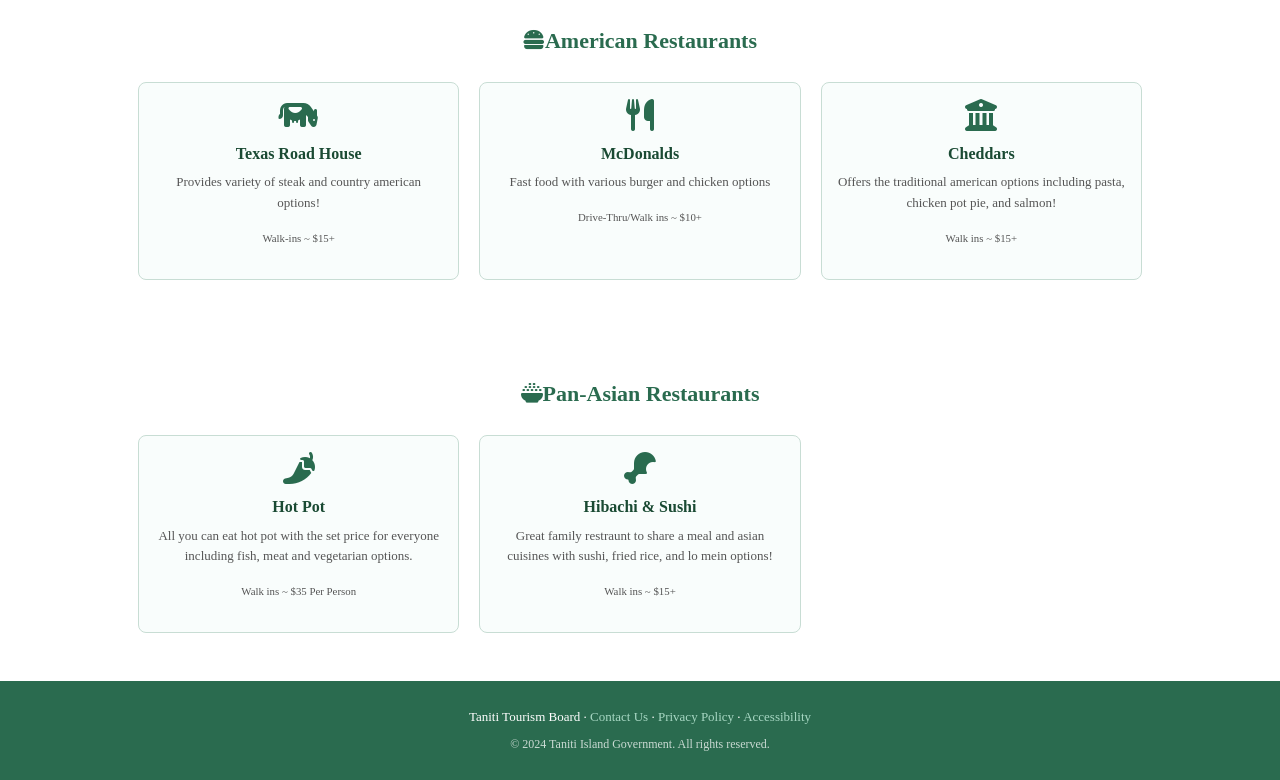
<file: Dining.html>
<!DOCTYPE html>
<html lang="en">
    <head>
        <meta charset="UTF-8">
        <meta name="viewport" content="width=device-width, initial-scale=1.0">
        <title>Home</title>
        <link rel="stylesheet" href="style.css">
        <link rel="stylesheet" href="https://cdnjs.cloudflare.com/ajax/libs/font-awesome/6.5.0/css/all.min.css"/>
    </head>
    <body>
        <header>
            <img src="tanitilogo.jpg" class="taniti-logo" alt="Taniti Island Logo">
            <h1>Taniti Island</h1>
        </header>
        <section>
            <nav>
                <a href="index.html" class="button">Home</a>
                <a href="Activities.html" class="button">Activites</a>
                <a href="Dining.html" class="button">Dining</a>
                <a href="Lodging.html" class="button">Lodging</a>
                <a href="Transportation.html" class="button">Transportation</a>
                <a href="FAQ.html" class="button">FAQ</a>
                <a href="Book.html" class="button">Book</a>
            </nav>
        </section>
<!--
        <section class="page-hero">
            <h2 class="page-hero-title">Dining in Taniti</h2>
            <p class="page-hero-sub">Taniti has a variety of restraunts and supermarkets that are avaliable for all diets!</p>
        </section>-->
        <section class="hero">
                <div class="hero-overlay">
                    <h2 class="hero-heading">Dining in Taniti</h2>
                    <p class="hero-sub">Taniti has a variety of restraunts and supermarkets that are avaliable for all diets!</p>
                    <a href="Book.html" class="button book-btn">Plan Your Trip</a>
                </div>
                <img src="finedining.jpg" class="hero-photo" alt="Photo of Dining in Island of Taniti" />
        </section>

        <main class="container">

            <div class="book-links" style="padding: 24px 0 8px; justify-content: flex-start;">
                <span style="font-size: 14px; color: #555; font-weight: bold; line-height: 2.2;">Filter by:</span>
                <button class="filter-btn active" onclick="filterCards('all', this)">All</button>
                <button class="filter-btn" onclick="filterSection('grocery', this)">Grocery</button>
                <button class="filter-btn" onclick="filterSection('fish', this)">Fish</button>
                <button class="filter-btn" onclick="filterSection('american', this)">American</button>
                <button class="filter-btn" onclick="filterSection('asian', this)">Pan-Asian</button>
            </div>

            <section class="highlight-section" id="grocery">
                <h2 class="section-title">
                    <i class="fa fa-water"></i>Grocery &amp; Markets
                </h2>
                <div class="highlight-grid">
                    <div class="highlight-card" data-category="grocery">
                        <i class="fa fa-store fa-2x" style="color: #2a6b4f; margin-bottom: 10px;"></i>
                        <h3>Walmart &amp; Ralphs</h3>
                        <p>Taniti has two supermarkets that are local and provided great cultural variety of groceries!</p>
                        <p><small>Open from 7am - 11pm</small></p>
                    </div>

                    <div class="highlight-card" data-category="grocery">
                        <i class="fa fa-bag-shopping fa-2x" style="color: #2a6b4f; margin-bottom: 10px;"></i>
                        <h3>Small Grocery Stores</h3>
                        <p>Taniti offers two family owned small grocery stores names Jans Markets and Taniti Local Grocery that are located outside the city for citizens that live further away.</p>
                        <p><small>Open from 8am - 7pm</small></p>
                    </div>

                    <div class="highlight-card" data-category="grocery">
                        <i class="fa fa-shopping-cart fa-2x" style="color: #2a6b4f; margin-bottom: 10px;"></i>
                        <h3>Convenience Store</h3>
                        <p>Taniti has one convience store that offers quick late night or early moring grabs!</p>
                        <p><small>Open 24/7</small></p>
                    </div>

                </div>
            </section>

            <section class="highlight-section" id="fish">
                <h2 class="section-title">
                    <i class="fa fa-fish"></i>Local Fish &amp; Rice
                </h2>
                <div class="highlight-grid">

                    <div class="highlight-card" data-category="fish">
                        <i class="fa fa-burner fa-2x" style="color: #2a6b4f; margin-bottom: 10px;"></i>
                        <h3>Fish &amp; Grill</h3>
                        <p>Offers local fish grilled with more healthy options</p>
                        <p><small> Walk ins & Reservations  ~  $20+</small></p>
                        <a href="book.html" class="button book-btn">Reserve</a>
                    </div>

                    <div class="highlight-card" data-category="fish">
                        <i class="fa fa-fish-fins fa-2x" style="color: #2a6b4f; margin-bottom: 10px;"></i>
                        <h3>Fish House</h3>
                        <p>Fish House offers local fresh fried fish like fish and chips and some of the best local fried shrimp!</p>
                        <p><small>Order at Counter</small></p>
                    </div>

                    <div class="highlight-card" data-category="fish">
                        <i class="fa fa-address-book-o fa-2x" style="color: #2a6b4f; margin-bottom: 10px;"></i>
                        <h3>Taniti Seafood</h3>
                        <p>Enjoy some seafood boils with the local seafood caught everyday for special boils!</p>
                        <p><small>Walk ins / Reservations  ~  $30+</small></p>
                        <a href="book.html" class="button book-btn">Reserve</a>
                    </div>

                    <div class="highlight-card" data-category="fish">
                        <i class="fa fa-tag fa-2x" style="color: #2a6b4f; margin-bottom: 10px;"></i>
                        <h3>Red Lobster</h3>
                        <p>Enjoy the american local seafood restraunt that has made its way to our Taniti Island.</p>
                        <p><small>Walk ins  ~  $15+</small></p>
                    </div>

                    <div class="highlight-card" data-category="fish">
                        <i class="fa fa-star fa-2x" style="color: #2a6b4f; margin-bottom: 10px;"></i>
                        <h3>Fresh Tan-Fish</h3>
                        <p>Enjoy some gourmet fresh fish dishes made by our gourmet chef!</p>
                        <p><small>Only Reservations  ~  $40+</small></p>
                        <a href="book.html" class="button book-btn">Reserve Now</a>
                    </div>

                </div>
            </section>

            <section class="highlight-section" id="american">
                <h2 class="section-title">
                    <i class="fa fa-burger"></i>American Restaurants
                </h2>
                <div class="highlight-grid">

                    <div class="highlight-card" data-category="american">
                        <i class="fa fa-cow fa-2x" style="color: #2a6b4f; margin-bottom: 10px;"></i>
                        <h3>Texas Road House</h3>
                        <p>Provides variety of steak and country american options!</p>
                        <p><small>Walk-ins  ~  $15+</small></p>
                    </div>

                    <div class="highlight-card" data-category="american">
                        <i class="fa fa-utensils fa-2x" style="color: #2a6b4f; margin-bottom: 10px;"></i>
                        <h3>McDonalds</h3>
                        <p>Fast food with various burger and chicken options</p>
                        <p><small>Drive-Thru/Walk ins  ~  $10+</small></p>
                    </div>

                    <div class="highlight-card" data-category="american">
                        <i class="fa fa-building-columns fa-2x" style="color: #2a6b4f; margin-bottom: 10px;"></i>
                        <h3>Cheddars</h3>
                        <p>Offers the traditional american options including pasta, chicken pot pie, and salmon!</p>
                        <p><small>Walk ins ~  $15+</small></p>
                    </div>
                </div>
            </section>

            <section class="highlight-section" id="asian">
                <h2 class="section-title">
                    <i class="fa fa-bowl-rice"></i>Pan-Asian Restaurants
                </h2>
                <div class="highlight-grid">

                    <div class="highlight-card" data-category="asian">
                        <i class="fa fa-pepper-hot fa-2x" style="color: #2a6b4f; margin-bottom: 10px;"></i>
                        <h3>Hot Pot</h3>
                        <p>All you can eat hot pot with the set price for everyone including fish, meat and vegetarian options.</p>
                        <p><small>Walk ins  ~  $35 Per Person</small></p>
                    </div>


                    <div class="highlight-card" data-category="asian">
                        <i class="fa fa-drumstick-bite fa-2x" style="color: #2a6b4f; margin-bottom: 10px;"></i>
                        <h3>Hibachi &amp; Sushi</h3>
                        <p>Great family restraunt to share a meal and asian cuisines with sushi, fried rice, and lo mein options!</p>
                        <p><small>Walk ins  ~  $15+</small></p>
                    </div>

                </div>    
            </section>

        </main>


        <footer class="site-footer">
            <p>
                Taniti Tourism Board &middot;
            <a href="contact.html">Contact Us</a> &middot;
            <a href="privacy.html">Privacy Policy</a> &middot;
            <a href="accessibility.html">Accessibility</a>
            </p>
            <p class="footer-copy">&copy; 2024 Taniti Island Government. All rights reserved.</p>
        </footer>

         <script>
            function filterSection(category, btn) {
                document.querySelectorAll('.filter-btn').forEach(b => b.classList.remove('active'));
                btn.classList.add('active');
 
                document.querySelectorAll('.highlight-section').forEach(section => {
                    if (category === 'all' || section.id === category) {
                        section.style.display = 'block';
                    } else {
                        section.style.display = 'none';
                    }
                });
            }
        </script>

    </body>
</html>
</file>
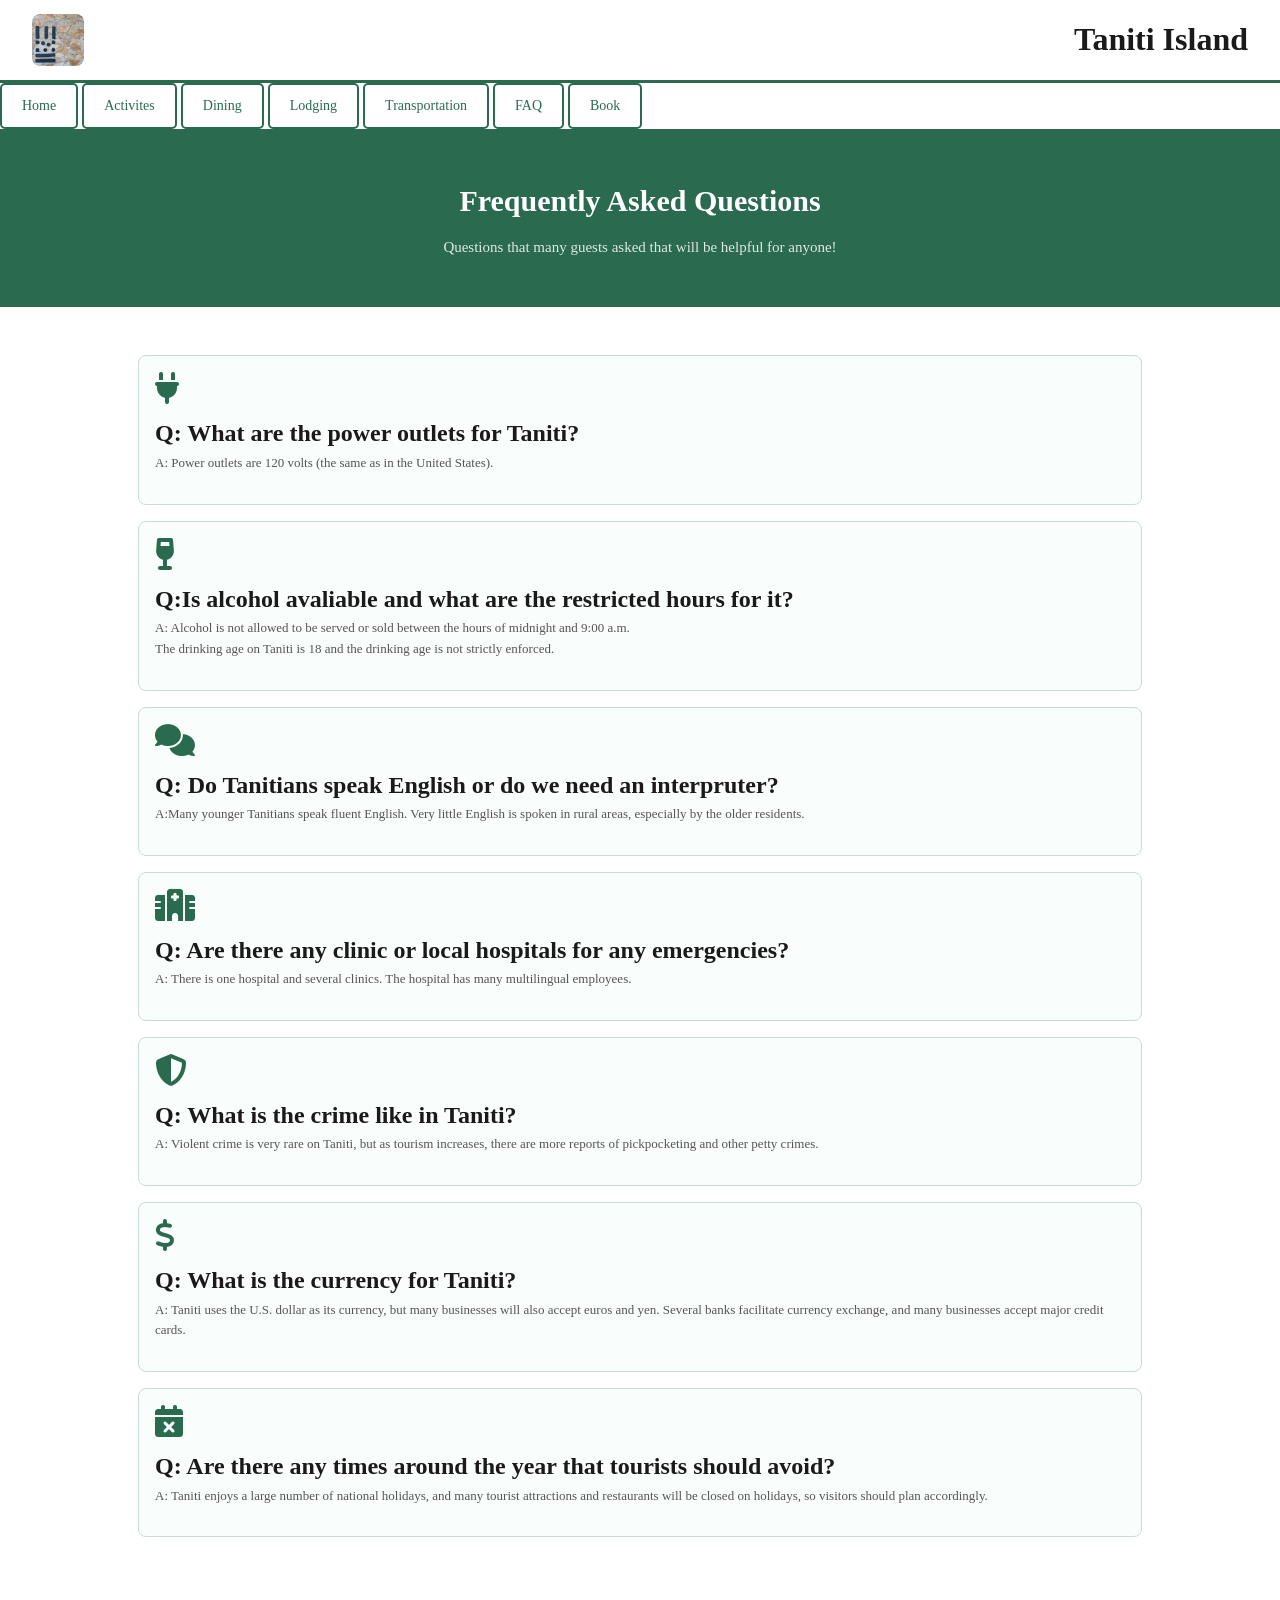
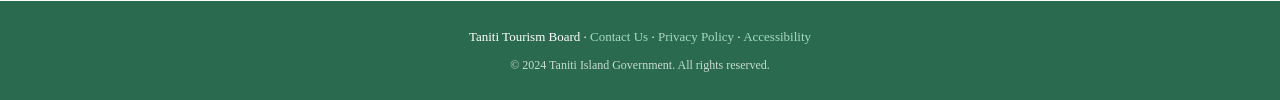
<file: FAQ.html>
<!DOCTYPE html>
<html lang="en">
    <head>
        <meta charset="UTF-8">
        <meta name="viewport" content="width=device-width, initial-scale=1.0">
        <title>Home</title>
        <link rel="stylesheet" href="style.css">
        <link rel="stylesheet" href="https://cdnjs.cloudflare.com/ajax/libs/font-awesome/6.5.0/css/all.min.css"/>
    </head>
    <body>
        <header>
            <img src="tanitilogo.jpg" class="taniti-logo" alt="Taniti Island Logo">
            <h1>Taniti Island</h1>
        </header>
        <section>
            <nav>
                <a href="Home.html" class="button">Home</a>
                <a href="Activities.html" class="button">Activites</a>
                <a href="Dining.html" class="button">Dining</a>
                <a href="Lodging.html" class="button">Lodging</a>
                <a href="Transportation.html" class="button">Transportation</a>
                <a href="FAQ.html" class="button">FAQ</a>
                <a href="Book.html" class="button">Book</a>
            </nav>
        </section>

        <section class="page-hero">
            <h2 class="page-hero-title">Frequently Asked Questions</h2>
            <p class="page-hero-sub">Questions that many guests asked that will be helpful for anyone!</p>
        </section>
    
        <main class="container">
            <section class="highlight-section">
                <div class="highlight-card" style="margin-bottom: 16px; text-align: left;">
                    <i class="fa fa-plug fa-2x" style="color: #2a6b4f; margin-bottom: 10px;"></i>
                    <h2>
                        Q: What are the power outlets for Taniti?
                    </h2>
                    <p>
                        A: Power outlets are 120 volts (the same as in the United States).  
                    </p>
                </div>
                <div class="highlight-card" style="margin-bottom: 16px; text-align: left;">
                    <i class="fa fa-wine-glass fa-2x" style="color: #2a6b4f; margin-bottom: 10px;"></i>
                    <h2>
                        Q:Is alcohol avaliable and what are the restricted hours for it?
                    </h2>
                    <p>
                        A: Alcohol is not allowed to be served or sold between the hours of midnight and 9:00 a.m.  
                        <br>
                        The drinking age on Taniti is 18 and the drinking age is not strictly enforced. 
                    </p>
                </div>
                <div class="highlight-card" style="margin-bottom: 16px; text-align: left;">
                    <i class="fa fa-comments fa-2x" style="color: #2a6b4f; margin-bottom: 10px;"></i>
                    <h2>
                        Q: Do Tanitians speak English or do we need an interpruter?
                    </h2>
                    <p>
                        A:Many younger Tanitians speak fluent English. Very little English is spoken in rural areas, especially by the older residents. 
                    </p>
                </div>
                <div class="highlight-card" style="margin-bottom: 16px; text-align: left;">
                    <i class="fa fa-hospital fa-2x" style="color: #2a6b4f; margin-bottom: 10px;"></i>
                    <h2>
                        Q: Are there any clinic or local hospitals for any emergencies?
                    </h2>
                    <p>
                        A: There is one hospital and several clinics. The hospital has many multilingual employees. 
                    </p>
                </div>
                <div class="highlight-card" style="margin-bottom: 16px; text-align: left;">
                    <i class="fa fa-shield-halved fa-2x" style="color: #2a6b4f; margin-bottom: 10px;"></i>
                    <h2>
                        Q: What is the crime like in Taniti?
                    </h2>
                    <p>
                        A: Violent crime is very rare on Taniti, but as tourism increases, there are more reports of pickpocketing and other petty crimes.  
                    </p>
                </div>
                <div class="highlight-card" style="margin-bottom: 16px; text-align: left;">
                    <i class="fa fa-dollar-sign fa-2x" style="color: #2a6b4f; margin-bottom: 10px;"></i>
                    <h2>
                        Q: What is the currency for Taniti?
                    </h2>
                    <p>
                        A: Taniti uses the U.S. dollar as its currency, but many businesses will also accept euros and yen. Several banks facilitate currency exchange, and many businesses accept major credit cards. 
                    </p>
                </div>
                <div class="highlight-card" style="margin-bottom: 16px; text-align: left;">
                    <i class="fa fa-calendar-xmark fa-2x" style="color: #2a6b4f; margin-bottom: 10px;"></i>
                    <h2>
                        Q: Are there any times around the year that tourists should avoid?
                    </h2>
                    <p>
                        A: Taniti enjoys a large number of national holidays, and many tourist attractions and restaurants will be closed on holidays, so visitors should plan accordingly. 
                    </p>
                </div>
            </section>

        </main>


        <footer class="site-footer">
            <p>
                Taniti Tourism Board &middot;
            <a href="contact.html">Contact Us</a> &middot;
            <a href="privacy.html">Privacy Policy</a> &middot;
            <a href="accessibility.html">Accessibility</a>
            </p>
            <p class="footer-copy">&copy; 2024 Taniti Island Government. All rights reserved.</p>
        </footer>
    </body>
</html>
</file>
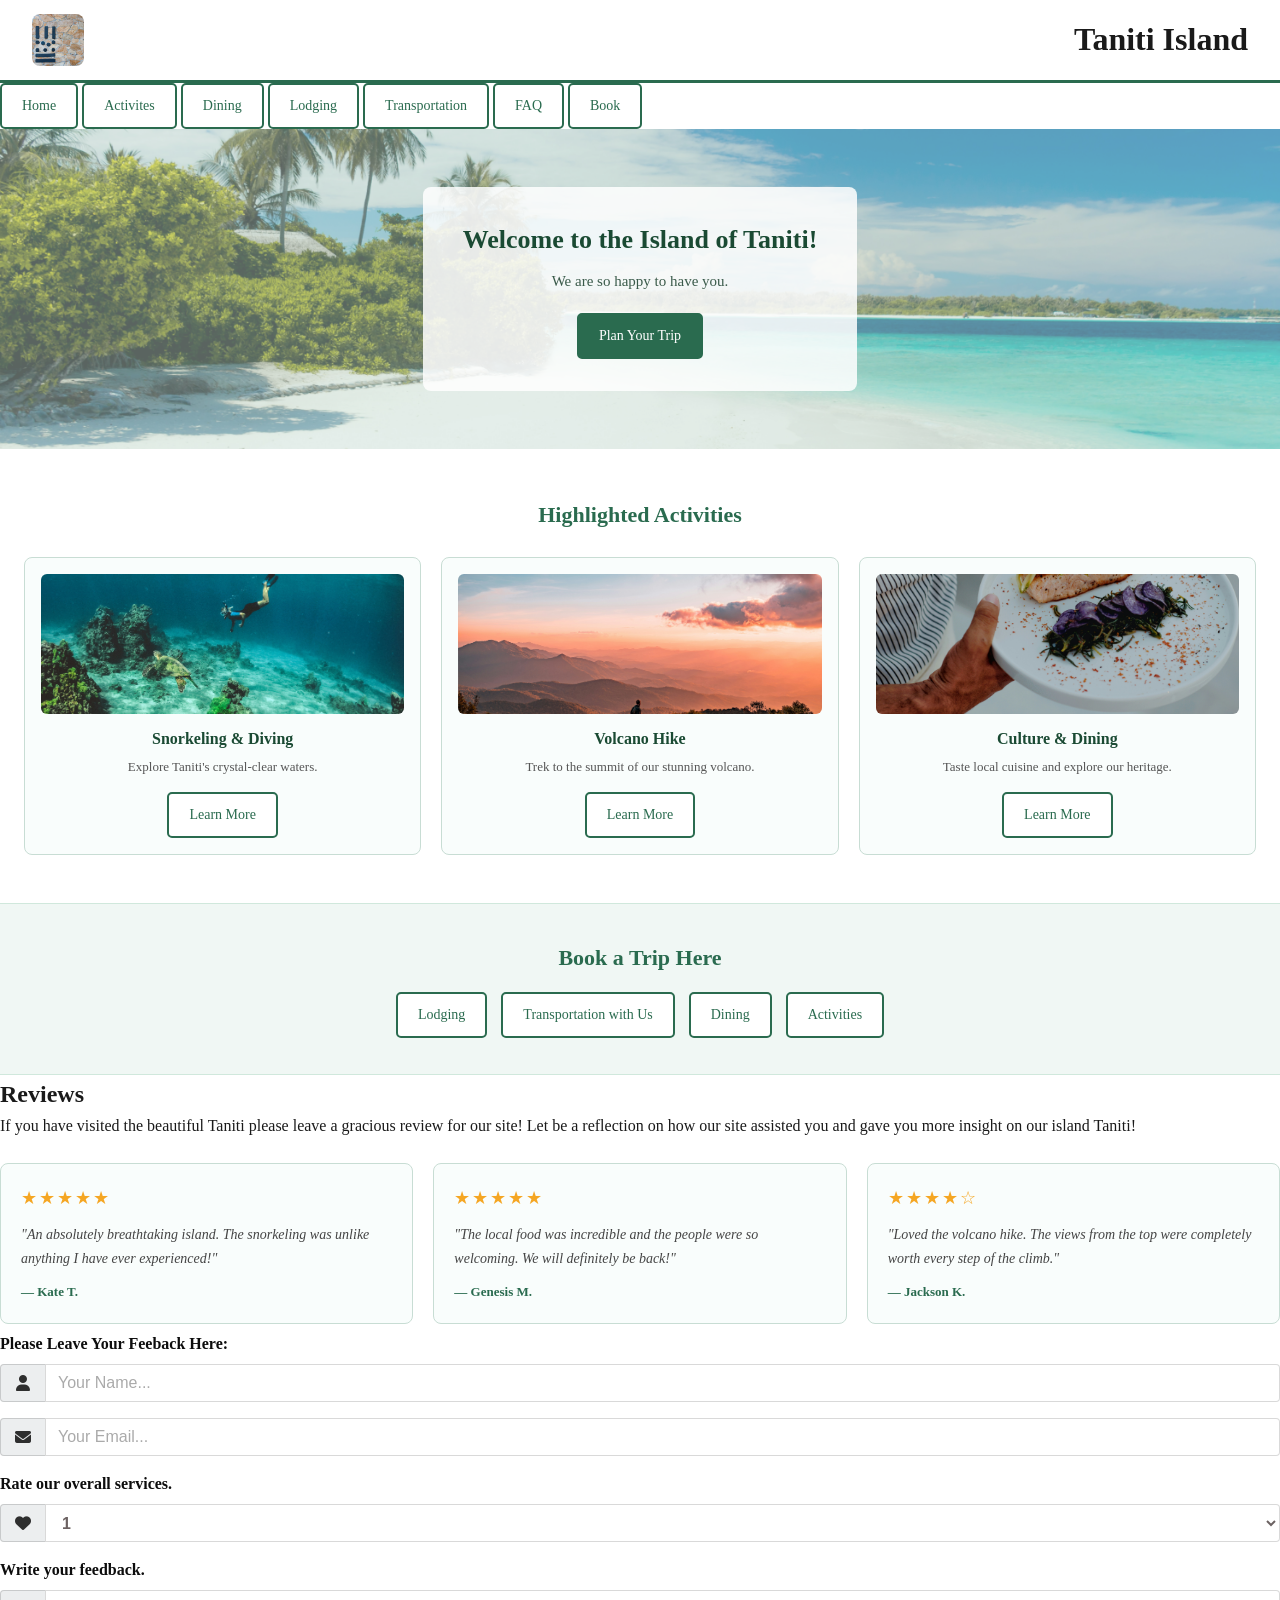
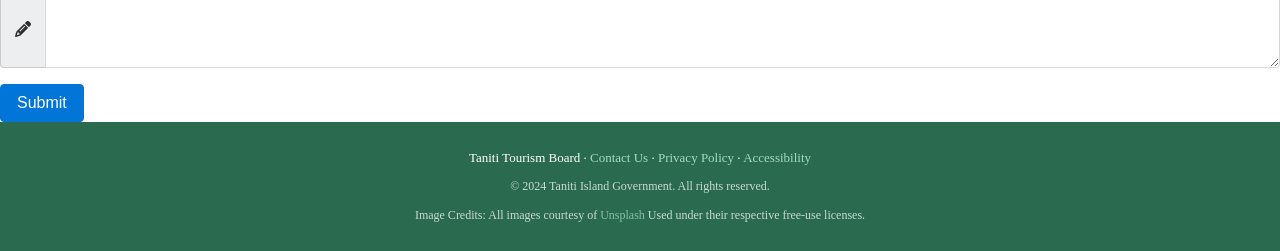
<file: Home.html>
<!DOCTYPE html>
<html lang="en">
    <head>
        <meta charset="UTF-8">
        <meta name="viewport" content="width=device-width, initial-scale=1.0">
        <title>Home</title>
        <link rel="stylesheet" href="style.css">
        <link rel="stylesheet" href="https://cdnjs.cloudflare.com/ajax/libs/font-awesome/6.5.0/css/all.min.css"/>
    </head>
    <body>
        <header>
            <img src="tanitilogo.jpg" class="taniti-logo" alt="Taniti Island Logo">
            <h1>Taniti Island</h1>
        </header>
        <section>
            <nav>
                <a href="Home.html" class="button">Home</a>
                <a href="Activities.html" class="button">Activites</a>
                <a href="Dining.html" class="button">Dining</a>
                <a href="Lodging.html" class="button">Lodging</a>
                <a href="Transportation.html" class="button">Transportation</a>
                <a href="FAQ.html" class="button">FAQ</a>
                <a href="Book.html" class="button">Book</a>
            </nav>
        </section>

        <main>
            <section class="hero">
                <div class="hero-overlay">
                    <h2 class="hero-heading">Welcome to the Island of Taniti!</h2>
                    <p class="hero-sub">We are so happy to have you.</p>
                    <a href="Book.html" class="button book-btn">Plan Your Trip</a>
                </div>
                <img src="tanitihero.jpg" class="hero-photo" alt="Photo of Island of Taniti" />
            </section>

            <section class="highlight-section">
                <h2 class="section-title">Highlighted Activities</h2>
                <div class="highlight-grid">
                    <div class="highlight-card">
                        <img src="snorkling.jpg" alt="Snorkeling" class="card-img" />
                        <h3>Snorkeling &amp; Diving</h3>
                        <p>Explore Taniti's crystal-clear waters.</p>
                        <a href="activities.html" class="button">Learn More</a>
                    </div>
                <div class="highlight-card">
                    <img src="volcano hike.jpg" alt="Volcano Hike" class="card-img" />
                    <h3>Volcano Hike</h3>
                    <p>Trek to the summit of our stunning volcano.</p>
                    <a href="activities.html" class="button">Learn More</a>
                </div>
                <div class="highlight-card">
                    <img src="dining.jpg" alt="Local Culture" class="card-img" />
                    <h3>Culture &amp; Dining</h3>
                    <p>Taste local cuisine and explore our heritage.</p>
                    <a href="activities.html" class="button">Learn More</a>
                </div>
                </div>
            </section>

            <section class="book-section">
                <h2 class="section-title">Book a Trip Here</h2>
                    <div class="book-links">
                        <a href="lodging.html" class="button">Lodging</a>
                        <a href="transportation.html" class="button">Transportation with Us</a>
                        <a href="dining.html" class="button">Dining</a>
                        <a href="activities.html" class="button">Activities</a>
                    </div>
            </section>

            <div class="reviews">
                <h2>Reviews</h2>
                <p>If you have visited the beautiful Taniti please leave a gracious review for our site! Let be a reflection on how our site assisted you and gave you more insight on our island Taniti!</p>
                <div class="reviews-grid">
                    <div class="review-card">
                        <div class="review-stars">&#9733;&#9733;&#9733;&#9733;&#9733;</div>
                        <p class="review-text">"An absolutely breathtaking island. The snorkeling was unlike anything I have ever experienced!"</p>
                        <p class="reviewer-name">— Kate T.</p>
                    </div>
                    <div class="review-card">
                        <div class="review-stars">&#9733;&#9733;&#9733;&#9733;&#9733;</div>
                        <p class="review-text">"The local food was incredible and the people were so welcoming. We will definitely be back!"</p>
                        <p class="reviewer-name">— Genesis M.</p>
                    </div>
                    <div class="review-card">
                        <div class="review-stars">&#9733;&#9733;&#9733;&#9733;&#9734;</div>
                        <p class="review-text">"Loved the volcano hike. The views from the top were completely worth every step of the climb."</p>
                        <p class="reviewer-name">— Jackson K.</p>
                    </div>
                </div>
            </div>
            
            <div>
                <form id="feedback" action="">
                    <div class="pinfo">Please Leave Your Feeback Here:</div>
  
                <div class="form-group">
                    <div class="col-md-4 inputGroupContainer">
                        <div class="input-group">
                        <span class="input-group-addon"><i class="fa fa-user"></i></span>
                        <input  name="name" placeholder="Your Name..." class="form-control"  type="text">
                        </div>
                    </div>
                </div>

                <div class="form-group">
                    <div class="col-md-4 inputGroupContainer">
                        <div class="input-group">
                            <span class="input-group-addon"><i class="fa fa-envelope"></i></span>
                            <input name="email" type="email" class="form-control" placeholder="Your Email...">
                        </div>
                    </div>
                </div>

                <div class="pinfo">Rate our overall services.</div>
  

                <div class="form-group">
                    <div class="col-md-4 inputGroupContainer">
                        <div class="input-group">
                            <span class="input-group-addon"><i class="fa fa-heart"></i></span>
                            <select class="form-control" id="rate">
                                <option value="1star">1</option>
                                <option value="2stars">2</option>
                                <option value="3stars">3</option>
                                <option value="4stars">4</option>
                                <option value="5stars">5</option>
                            </select>
                        </div>
                    </div>
                </div>

                <div class="pinfo">Write your feedback.</div>
  

                <div class="form-group">
                    <div class="col-md-4 inputGroupContainer">
                        <div class="input-group">
                            <span class="input-group-addon"><i class="fa fa-pencil"></i></span>
                            <textarea class="form-control" id="review" rows="3"></textarea>
 
                        </div>
                    </div>
                </div>

                 <button type="submit" class="btn btn-primary">Submit</button>


                </form>
                <div id="feedback-confirm" style="display:none; text-align:center; padding: 40px 20px;">
                    <i class="fa-solid fa-circle-check" style="font-size: 48px; color: #2a6b4f; margin-bottom: 16px;"></i>
                    <h2 style="color: #2a6b4f; margin-bottom: 10px;">Thank You for Your Feedback!</h2>
                    <p style="color: #555; font-size: 15px;">We appreciate you taking the time to share your experience on Taniti. Your review helps future visitors plan their perfect trip!</p>
                </div>
            </div>
        </div>

        <footer class="site-footer">
            <p>
                Taniti Tourism Board &middot;
            <a href="contact.html">Contact Us</a> &middot;
            <a href="privacy.html">Privacy Policy</a> &middot;
            <a href="accessibility.html">Accessibility</a>
            </p>
            <p class="footer-copy">&copy; 2024 Taniti Island Government. All rights reserved.</p>
            <p class="footer-copy" style="margin-top: 8px;">
        Image Credits: All images courtesy of 
        <a href="https://www.unsplash.com" target="_blank">Unsplash</a>  
        Used under their respective free-use licenses.
    </p>
        </footer>

        <script>
            function filterSection(category, btn) {
                document.querySelectorAll('.filter-btn').forEach(b => b.classList.remove('active'));
                btn.classList.add('active');
 
                document.querySelectorAll('.highlight-section').forEach(section => {
                    if (category === 'all' || section.id === category) {
                        section.style.display = 'block';
                    } else {
                        section.style.display = 'none';
                    }
                });
            }
        </script>
        <script>
            document.getElementById('feedback').addEventListener('submit', function(e) {
                e.preventDefault();
                this.style.display = 'none';
                document.getElementById('feedback-confirm').style.display = 'block';
            });
        </script>
    </body>
</html>
</file>
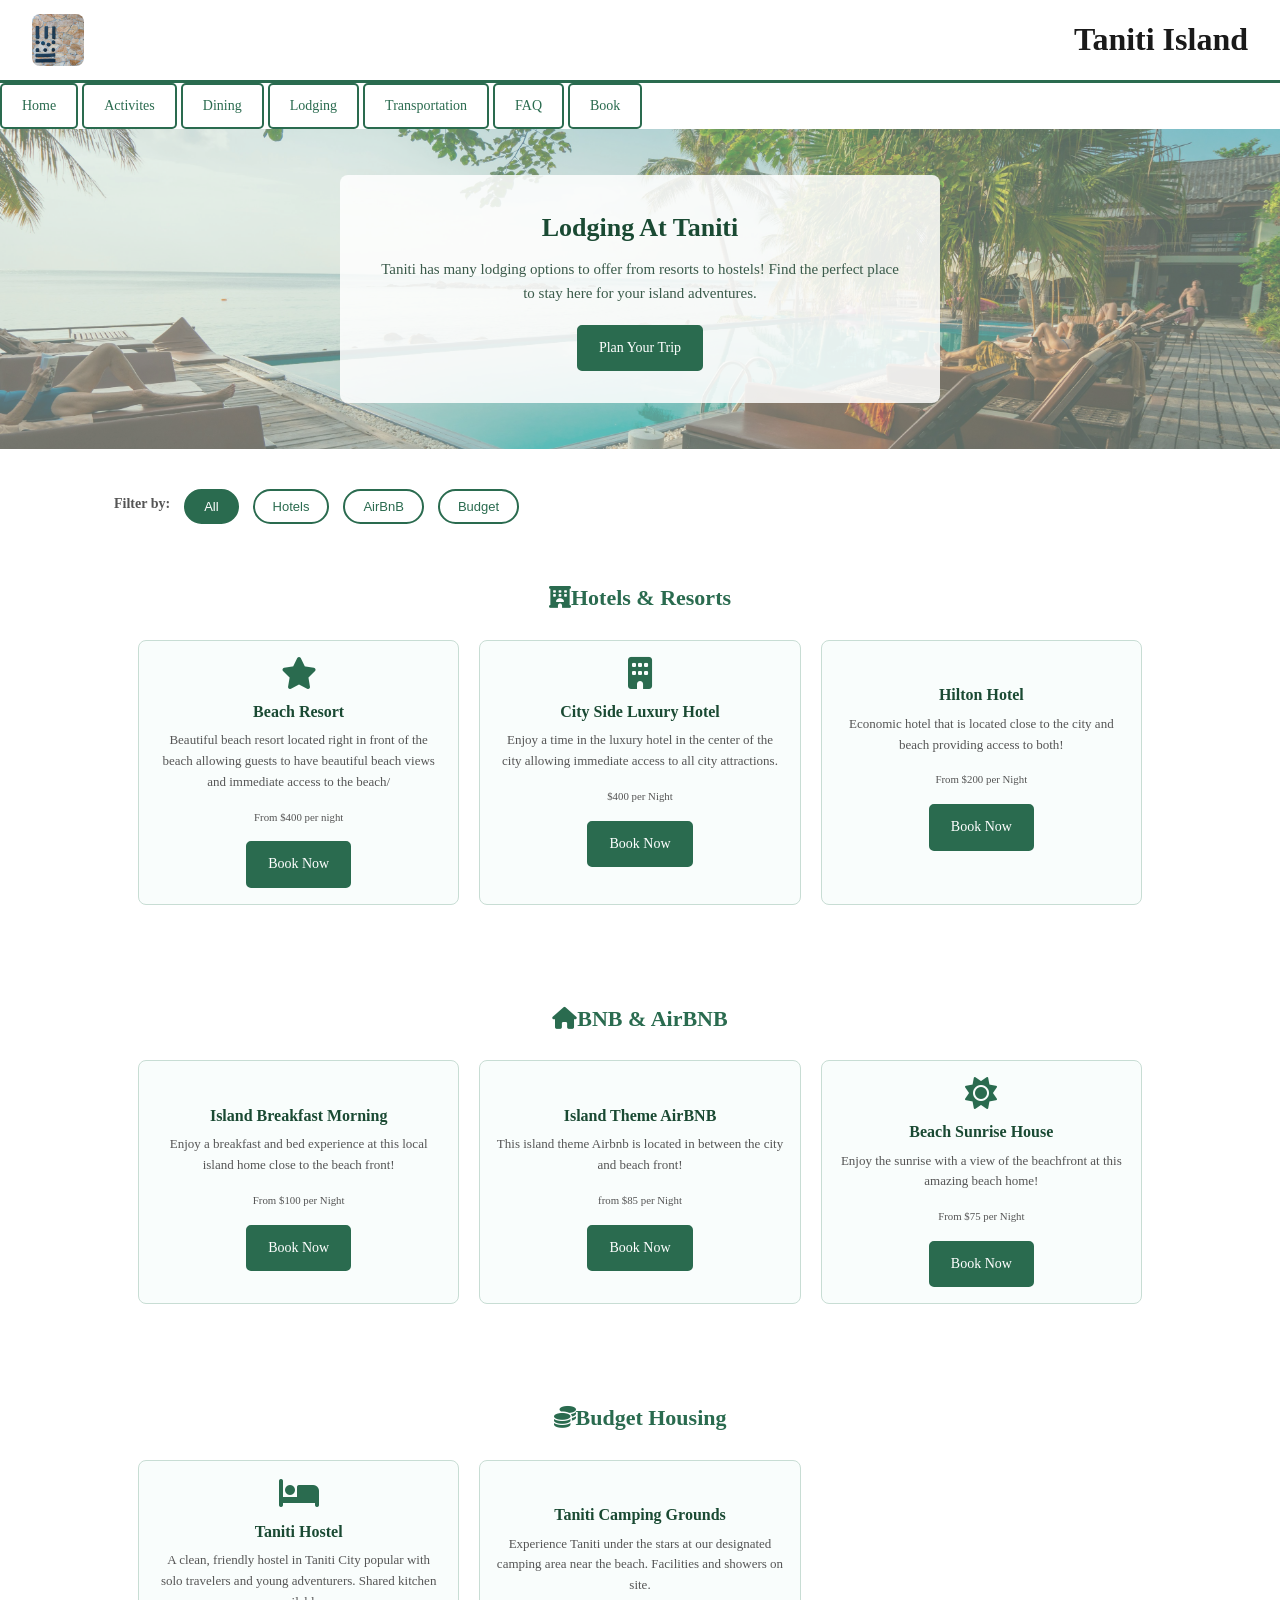
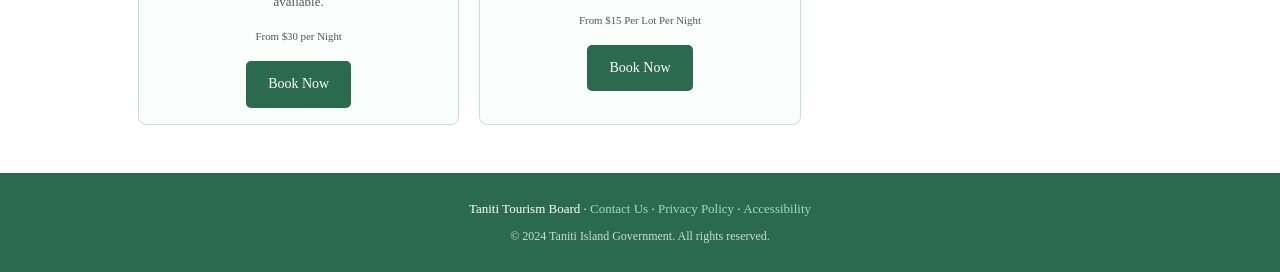
<file: Lodging.html>
<!DOCTYPE html>
<html lang="en">
    <head>
        <meta charset="UTF-8">
        <meta name="viewport" content="width=device-width, initial-scale=1.0">
        <title>Home</title>
        <link rel="stylesheet" href="style.css">
        <link rel="stylesheet" href="https://cdnjs.cloudflare.com/ajax/libs/font-awesome/6.5.0/css/all.min.css"/>
    </head>
    <body>
        <header>
            <img src="tanitilogo.jpg" class="taniti-logo" alt="Taniti Island Logo">
            <h1>Taniti Island</h1>
        </header>
        <section>
            <nav>
                <a href="index.html" class="button">Home</a>
                <a href="Activities.html" class="button">Activites</a>
                <a href="Dining.html" class="button">Dining</a>                
                <a href="Lodging.html" class="button">Lodging</a>
                <a href="Transportation.html" class="button">Transportation</a>
                <a href="FAQ.html" class="button">FAQ</a>
                <a href="Book.html" class="button">Book</a>
            </nav>
        </section>

        <!--<section class="page-hero">
            <h2 class="page-hero-title">Lodging At Taniti</h2>
            <p class="page-hero-sub">Taniti has many lodging options to offer from resorts to hostels! Find the perfect place to stay here for your island adventures.</p>
        </section>-->
        <section class="hero">
                <div class="hero-overlay">
                    <h2 class="hero-heading">Lodging At Taniti </h2>
                    <p class="hero-sub">Taniti has many lodging options to offer from resorts to hostels! Find the perfect place to stay here for your island adventures.</p>
                    <a href="Book.html" class="button book-btn">Plan Your Trip</a>
                </div>
                <img src="resort.jpg" class="hero-photo" alt="Photo of Lodging on Island of Taniti" />
        </section>

        <main class="container">

            <div class="book-links" style="padding: 24px 0 8px; justify-content: flex-start;">
                <span style="font-size: 14px; color: #555; font-weight: bold; line-height: 2.2;">Filter by:</span>
                <button class="filter-btn active" onclick="filterSection('all', this)">All</button>
                <button class="filter-btn" onclick="filterSection('hotels', this)">Hotels</button>
                <button class="filter-btn" onclick="filterSection('bnb', this)">AirBnB</button>
                <button class="filter-btn" onclick="filterSection('budget', this)">Budget</button>
            </div>

            <section class="highlight-section" id="hotels">
                <h2 class="section-title">
                    <i class="fa fa-hotel"></i>Hotels &amp; Resorts
                </h2>
                <div class="highlight-grid">
                    <div class="highlight-card" data-category="hotels">
                        <i class="fa fa-star fa-2x" style="color: #2a6b4f; margin-bottom: 10px;"></i>
                        <h3>Beach Resort</h3>
                        <p>Beautiful beach resort located right in front of the beach allowing guests to have beautiful beach views and immediate access to the beach/</p>
                        <p><small> From $400 per night</small></p>
                        <a href="book.html" class="button book-btn">Book Now</a>
                    </div>

                    <div class="highlight-card" data-category="hotels">
                        <i class="fa fa-building fa-2x" style="color: #2a6b4f; margin-bottom: 10px;"></i>
                        <h3>City Side Luxury Hotel</h3>
                        <p>Enjoy a time in the luxury hotel in the center of the city allowing immediate access to all city attractions.</p>
                        <p><small>$400 per Night</small></p>
                        <a href="book.html" class="button book-btn">Book Now</a>
                    </div>

                    <div class="highlight-card" data-category="hotels">
                        <i class="fa fa-budget fa-2x" style="color: #2a6b4f; margin-bottom: 10px;"></i>
                        <h3>Hilton Hotel</h3>
                        <p>Economic hotel that is located close to the city and beach providing access to both!</p>
                        <p><small>From $200 per Night</small></p>
                        <a href="book.html" class="button book-btn">Book Now</a>
                    </div>

                </div>
            </section>

            <section class="highlight-section" id="bnb">
                <h2 class="section-title">
                    <i class="fa fa-house"></i>BNB &amp; AirBNB
                </h2>
                <div class="highlight-grid">

                    <div class="highlight-card" data-category="bnb">
                        <i class="fa fa-moring fa-2x" style="color: #2a6b4f; margin-bottom: 10px;"></i>
                        <h3>Island Breakfast Morning</h3>
                        <p>Enjoy a breakfast and bed experience at this local island home close to the beach front!</p>
                        <p><small>From $100 per Night</small></p>
                        <a href="book.html" class="button book-btn">Book Now</a>
                    </div>

                    <div class="highlight-card" data-category="bnb">
                        <i class="fa fa-island fa-2x" style="color: #2a6b4f; margin-bottom: 10px;"></i>
                        <h3>Island Theme AirBNB</h3>
                        <p>This island theme Airbnb is located in between the city and beach front!</p>
                        <p><small>from $85 per Night</small></p>
                        <a href="book.html" class="button book-btn">Book Now</a>
                    </div>

                    <div class="highlight-card" data-category="bnb">
                        <i class="fa fa-sun fa-2x" style="color: #2a6b4f; margin-bottom: 10px;"></i>
                        <h3>Beach Sunrise House</h3>
                        <p>Enjoy the sunrise with a view of the beachfront at this amazing beach home!</p>
                        <p><small>From $75 per Night</small></p>
                        <a href="book.html" class="button book-btn">Book Now</a>
                    </div>

                </div>
            </section>

            <section class="highlight-section" id="budget">
                <h2 class="section-title">
                    <i class="fa fa-coins"></i>Budget Housing
                </h2>
                <div class="highlight-grid">

                    <div class="highlight-card" data-category="budget">
                        <i class="fa fa-bed fa-2x" style="color: #2a6b4f; margin-bottom: 10px;"></i>
                        <h3>Taniti Hostel</h3>
                        <p>A clean, friendly hostel in Taniti City popular with solo travelers and young adventurers. Shared kitchen available.</p>
                        <p><small>From $30 per Night</small></p>
                        <a href="book.html" class="button book-btn">Book Now</a>
                    </div>

                    <div class="highlight-card" data-category="budget">
                        <i class="fa fa-camp fa-2x" style="color: #2a6b4f; margin-bottom: 10px;"></i>
                        <h3>Taniti Camping Grounds</h3>
                        <p>Experience Taniti under the stars at our designated camping area near the beach. Facilities and showers on site.</p>
                        <p><small>From $15 Per Lot Per Night</small></p>
                        <a href="book.html" class="button book-btn">Book Now</a>
                    </div>

                </div>
            </section>

        </main>


        <footer class="site-footer">
            <p>
                Taniti Tourism Board &middot;
            <a href="contact.html">Contact Us</a> &middot;
            <a href="privacy.html">Privacy Policy</a> &middot;
            <a href="accessibility.html">Accessibility</a>
            </p>
            <p class="footer-copy">&copy; 2024 Taniti Island Government. All rights reserved.</p>
        </footer>

        <script>
            function filterSection(category, btn) {
                document.querySelectorAll('.filter-btn').forEach(b => b.classList.remove('active'));
                btn.classList.add('active');
 
                document.querySelectorAll('.highlight-section').forEach(section => {
                    if (category === 'all' || section.id === category) {
                        section.style.display = 'block';
                    } else {
                        section.style.display = 'none';
                    }
                });
            }
        </script>

    </body>
</html>
</file>
<file: style.css>
* {
  box-sizing: border-box;
  margin: 0;
  padding: 0;
}
 
body {
  font-family: Georgia, serif;
  font-size: 16px;
  color: #1a1a1a;
  background-color: #ffffff;
  line-height: 1.6;
}
 
a {
  text-decoration: none;
  color: inherit;
}
 
img {
  max-width: 100%;
  display: block;
}
 
/* ---------- HEADER ---------- */
header {
  display: flex;
  align-items: center;
  justify-content: space-between;
  padding: 14px 32px;
  background-color: #ffffff;
  border-bottom: 3px solid #2a6b4f;
}
 
.header-inner {
  display: flex;
  align-items: center;
  justify-content: space-between;
  width: 100%;
}
 
.logo-area {
  display: flex;
  align-items: center;
  gap: 12px;
}
 
.taniti-logo {
  width: 52px;
  height: 52px;
  border-radius: 8px;
  background-color: #c8ddd4;
  object-fit: cover;
}
 
.site-title {
  font-size: 26px;
  color: #2a6b4f;
  font-weight: bold;
  letter-spacing: 1px;
}

.main-nav {
  display: flex;
  align-items: center;
  gap: 10px;
  flex-wrap: wrap;
}

.button {
    display: inline-block;
  padding: 10px 20px;
  background-color: #ffffff;
  color: #2a6b4f;
  border: 2px solid #2a6b4f;
  border-radius: 5px;
  font-size: 14px;
  font-family: Georgia, serif;
  cursor: pointer;
  transition: background-color 0.2s ease, color 0.2s ease;
}
 
.button:hover {
  background-color: #2a6b4f;
  color: #ffffff;
}
 
.button.active {
  background-color: #2a6b4f;
  color: #ffffff;
}
 
.book-btn {
  background-color: #2a6b4f;
  color: #ffffff;
}
 
.book-btn:hover {
  background-color: #1e5039;
  color: #ffffff;
}

.hero {
  position: relative;
  min-height: 320px;
  background-color: #c8ddd4;
  display: flex;
  align-items: center;
  justify-content: center;
  overflow: hidden;
  text-align: center;
}
 
.hero-photo {
  position: absolute;
  top: 0;
  left: 0;
  width: 100%;
  height: 100%;
  object-fit: cover;
  opacity: 0.55;
}
 
.hero-overlay {
  position: relative;
  z-index: 1;
  background-color: rgba(255, 255, 255, 0.85);
  padding: 32px 40px;
  border-radius: 8px;
  max-width: 600px;
}
 
.hero-heading {
  font-size: 26px;
  color: #1a4a33;
  margin-bottom: 8px;
}
 
.hero-sub {
  font-size: 15px;
  color: #3a5a4a;
  margin-bottom: 20px;
}

.hero {
  position: relative;
  min-height: 320px;
  background-color: #c8ddd4;
  display: flex;
  align-items: center;
  justify-content: center;
  overflow: hidden;
  text-align: center;
}
 
.hero-photo {
  position: absolute;
  top: 0;
  left: 0;
  width: 100%;
  height: 100%;
  object-fit: cover;
  opacity: 0.55;
}
 
.hero-overlay {
  position: relative;
  z-index: 1;
  background-color: rgba(255, 255, 255, 0.85);
  padding: 32px 40px;
  border-radius: 8px;
  max-width: 600px;
}
 
.hero-heading {
  font-size: 26px;
  color: #1a4a33;
  margin-bottom: 8px;
}
 
.hero-sub {
  font-size: 15px;
  color: #3a5a4a;
  margin-bottom: 20px;
}

.container {
  max-width: 1100px;
  margin: 0 auto;
  padding: 0 24px;
}

.section-title {
  font-size: 22px;
  color: #2a6b4f;
  text-align: center;
  margin-bottom: 8px;
}
 
.section-desc {
  text-align: center;
  color: #555555;
  font-size: 14px;
  max-width: 640px;
  margin: 0 auto 24px auto;
  line-height: 1.7;
}

.highlight-section {
  padding: 48px 24px;
}
 
.highlight-grid {
  display: grid;
  grid-template-columns: repeat(3, 1fr);
  gap: 20px;
  margin-top: 24px;
}
 
.highlight-card {
  border: 1px solid #c8ddd4;
  border-radius: 8px;
  padding: 16px;
  text-align: center;
  background-color: #f9fdfc;
  transition: box-shadow 0.2s ease;
}
 
.highlight-card:hover {
  box-shadow: 0 4px 12px rgba(42, 107, 79, 0.15);
}
 
.card-img {
  width: 100%;
  height: 140px;
  object-fit: cover;
  border-radius: 6px;
  background-color: #c8ddd4;
  margin-bottom: 12px;
}
 
.highlight-card h3 {
  font-size: 16px;
  color: #1a4a33;
  margin-bottom: 6px;
}
 
.highlight-card p {
  font-size: 13px;
  color: #555555;
  margin-bottom: 14px;
}

.book-section {
  padding: 36px 24px;
  background-color: #f0f7f4;
  text-align: center;
  border-top: 1px solid #d0e8dc;
  border-bottom: 1px solid #d0e8dc;
}
 
.book-links {
  display: flex;
  gap: 14px;
  justify-content: center;
  flex-wrap: wrap;
  margin-top: 16px;
}

.reviews-section {
  padding: 48px 24px;
}
 
.reviews-grid {
  display: grid;
  grid-template-columns: repeat(3, 1fr);
  gap: 20px;
  margin-top: 24px;
}
 
.review-card {
  background-color: #f9fdfc;
  border: 1px solid #c8ddd4;
  border-radius: 8px;
  padding: 20px;
}
 
.review-stars {
  color: #f5a623;
  font-size: 18px;
  margin-bottom: 10px;
  letter-spacing: 2px;
}
 
.review-text {
  font-size: 14px;
  color: #444444;
  font-style: italic;
  line-height: 1.7;
  margin-bottom: 12px;
}
 
.reviewer-name {
  font-size: 13px;
  color: #2a6b4f;
  font-weight: bold;
}

.feedback-section {
  padding: 48px 24px;
  background-color: #f0f7f4;
  border-top: 1px solid #d0e8dc;
}
 
.feedback-form {
  max-width: 60%;
  width: 100%;
  margin: 10px auto;
  padding: 20px;
  border: solid 1px #f1f1f1;
  background: #fbfbfb;
  box-shadow: #e6e6e6 0 0 4px;
  border-radius: 0.25rem;
}
 
@media (max-width: 720px) {
  .feedback-form {
    max-width: 90%;
  }
}
 
@media (max-width: 500px) {
  .feedback-form {
    padding: 10px;
  }
}
 
/* ---------- FORM FIELDSETS ---------- */
.form-fieldset {
  border: 1px solid #d0e8dc;
  border-radius: 6px;
  padding: 16px 20px;
  margin-bottom: 20px;
  background-color: #ffffff;
}
 
.form-legend {
  font-size: 14px;
  font-weight: bold;
  color: #2a6b4f;
  padding: 0 8px;
}
 
.form-group label {
  display: block;
  font-size: 13px;
  font-weight: bold;
  color: #333333;
  margin-bottom: 6px;
}
 
.pinfo {
  margin: 8px auto;
  font-weight: bold;
  line-height: 1.5;
  color: #0d0d0d;
}
 
.form-group {
  margin-bottom: 1rem;
}
 
.form-control {
  display: block;
  width: 100%;
  padding: 0.5rem 0.75rem;
  font-size: 1rem;
  line-height: 1.25;
  font-weight: bold;
  color: #6C6262;
  background-color: #fff;
  background-image: none;
  -webkit-background-clip: padding-box;
          background-clip: padding-box;
  border: 1px solid rgba(0, 0, 0, 0.15);
  border-radius: 0.25rem;
  transition: border-color ease-in-out 0.15s, box-shadow ease-in-out 0.15s;
}
 
.form-control:focus {
  color: #696060;
  background-color: #fff;
  border-color: #5cb3fd;
  outline: none;
}
 
.form-control::placeholder {
  color: #aaaaaa;
  opacity: 1;
  font-weight: normal;
}
 
.form-control:disabled,
.form-control[readonly] {
  background-color: #eeeeee;
  opacity: 1;
}
 
.form-control:disabled {
  cursor: not-allowed;
}
 
select.form-control:not([size]):not([multiple]) {
  height: calc(2.25rem + 2px);
}
 
.input-group {
  position: relative;
  display: flex;
  width: 100%;
}
 
.input-group .form-control {
  position: relative;
  z-index: 2;
  flex: 1 1 auto;
  width: 1%;
  margin-bottom: 0;
}
 
.input-group-addon {
  width: 45px;
  padding: 0.5rem 0.75rem;
  margin-bottom: 0;
  font-size: 1rem;
  font-weight: normal;
  line-height: 1.25;
  color: #2e2e2e;
  text-align: center;
  background-color: #eceeef;
  border: 1px solid rgba(0, 0, 0, 0.15);
  border-radius: 0.25rem 0 0 0.25rem;
  display: flex;
  align-items: center;
  justify-content: center;
}
 
.input-group .form-control:not(:first-child) {
  border-bottom-left-radius: 0;
  border-top-left-radius: 0;
}
 
.input-group-addon:not(:last-child) {
  border-right: 0;
}
 
.star-rating {
  display: flex;
  flex-direction: row-reverse;
  justify-content: flex-end;
  gap: 4px;
  padding: 8px 0;
}
 
.star-rating input {
  display: none;
}
 
.star-rating label {
  font-size: 32px;
  color: #cccccc;
  cursor: pointer;
  transition: color 0.15s ease;
}
 
.star-rating input:checked ~ label,
.star-rating label:hover,
.star-rating label:hover ~ label {
  color: #f5a623;
}
 
.submit-btn {
  display: block;
  width: 100%;
  padding: 12px;
  font-size: 16px;
  margin-top: 8px;
  border: none;
  cursor: pointer;
}
 
.btn {
  display: inline-block;
  font-weight: normal;
  line-height: 1.25;
  text-align: center;
  white-space: nowrap;
  vertical-align: middle;
  user-select: none;
  border: 1px solid transparent;
  padding: 0.5rem 1rem;
  font-size: 1rem;
  border-radius: 0.25rem;
  transition: all 0.2s ease-in-out;
  cursor: pointer;
}
 
.btn-primary {
  color: #fff;
  background-color: #0275d8;
  border-color: #0275d8;
}
 
.btn-primary:hover {
  background-color: #025aa5;
  border-color: #01549b;
}
 
.site-footer {
  background-color: #2a6b4f;
  color: #ffffff;
  text-align: center;
  padding: 24px 32px;
  font-size: 13px;
  line-height: 1.8;
}
 
.site-footer a {
  color: #a8d8c4;
  text-decoration: none;
}
 
.site-footer a:hover {
  text-decoration: underline;
  color: #ffffff;
}
 
.footer-copy {
  margin-top: 6px;
  opacity: 0.75;
  font-size: 12px;
}
 
@media (max-width: 768px) {
  header {
    flex-direction: column;
    align-items: flex-start;
    gap: 12px;
    padding: 14px 16px;
  }
 
  .main-nav {
    width: 100%;
    justify-content: flex-start;
  }
 
  .highlight-grid,
  .reviews-grid {
    grid-template-columns: 1fr;
  }
 
  .hero-overlay {
    padding: 20px 18px;
    margin: 16px;
  }
 
  .hero-heading {
    font-size: 20px;
  }
 
  .book-links {
    flex-direction: column;
    align-items: center;
  }
 
  .section-title {
    font-size: 18px;
  }
}
 
@media (max-width: 480px) {
  .site-title {
    font-size: 20px;
  }
 
  .button {
    padding: 8px 14px;
    font-size: 13px;
  }
 
  .highlight-grid,
  .reviews-grid {
    grid-template-columns: 1fr;
  }
}

.page-hero {
  background-color: #2a6b4f;
  color: #ffffff;
  text-align: center;
  padding: 48px 24px;
}

.page-hero-title {
  font-size: 30px;
  margin-bottom: 10px;
}

.page-hero-sub {
  font-size: 15px;
  opacity: 0.85;
  max-width: 560px;
  margin: 0 auto;
}

.filter-btn {
  padding: 8px 18px;
  border: 2px solid #2a6b4f;
  border-radius: 20px;
  background-color: #ffffff;
  color: #2a6b4f;
  font-size: 13px;
  cursor: pointer;
}

.filter-btn.active, .filter-btn:hover {
  background-color: #2a6b4f;
  color: #ffffff;
}
</file>
